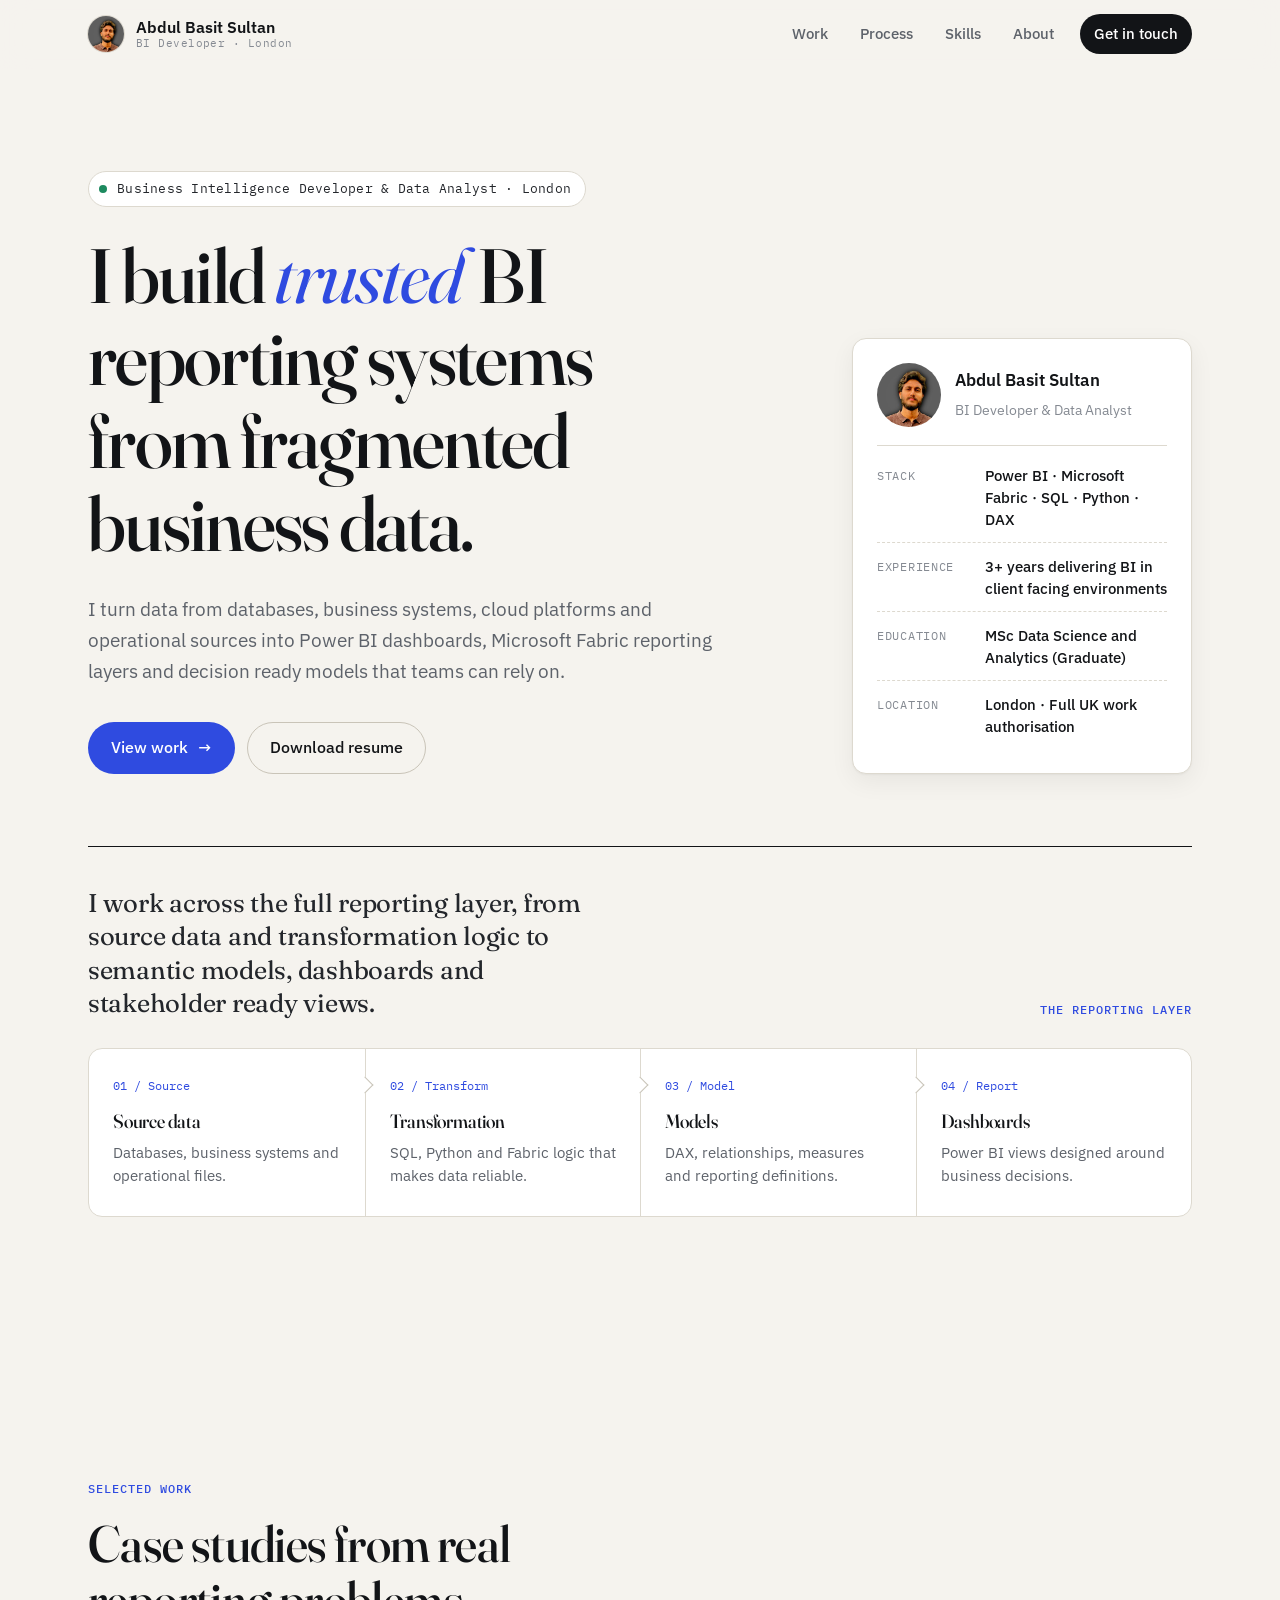
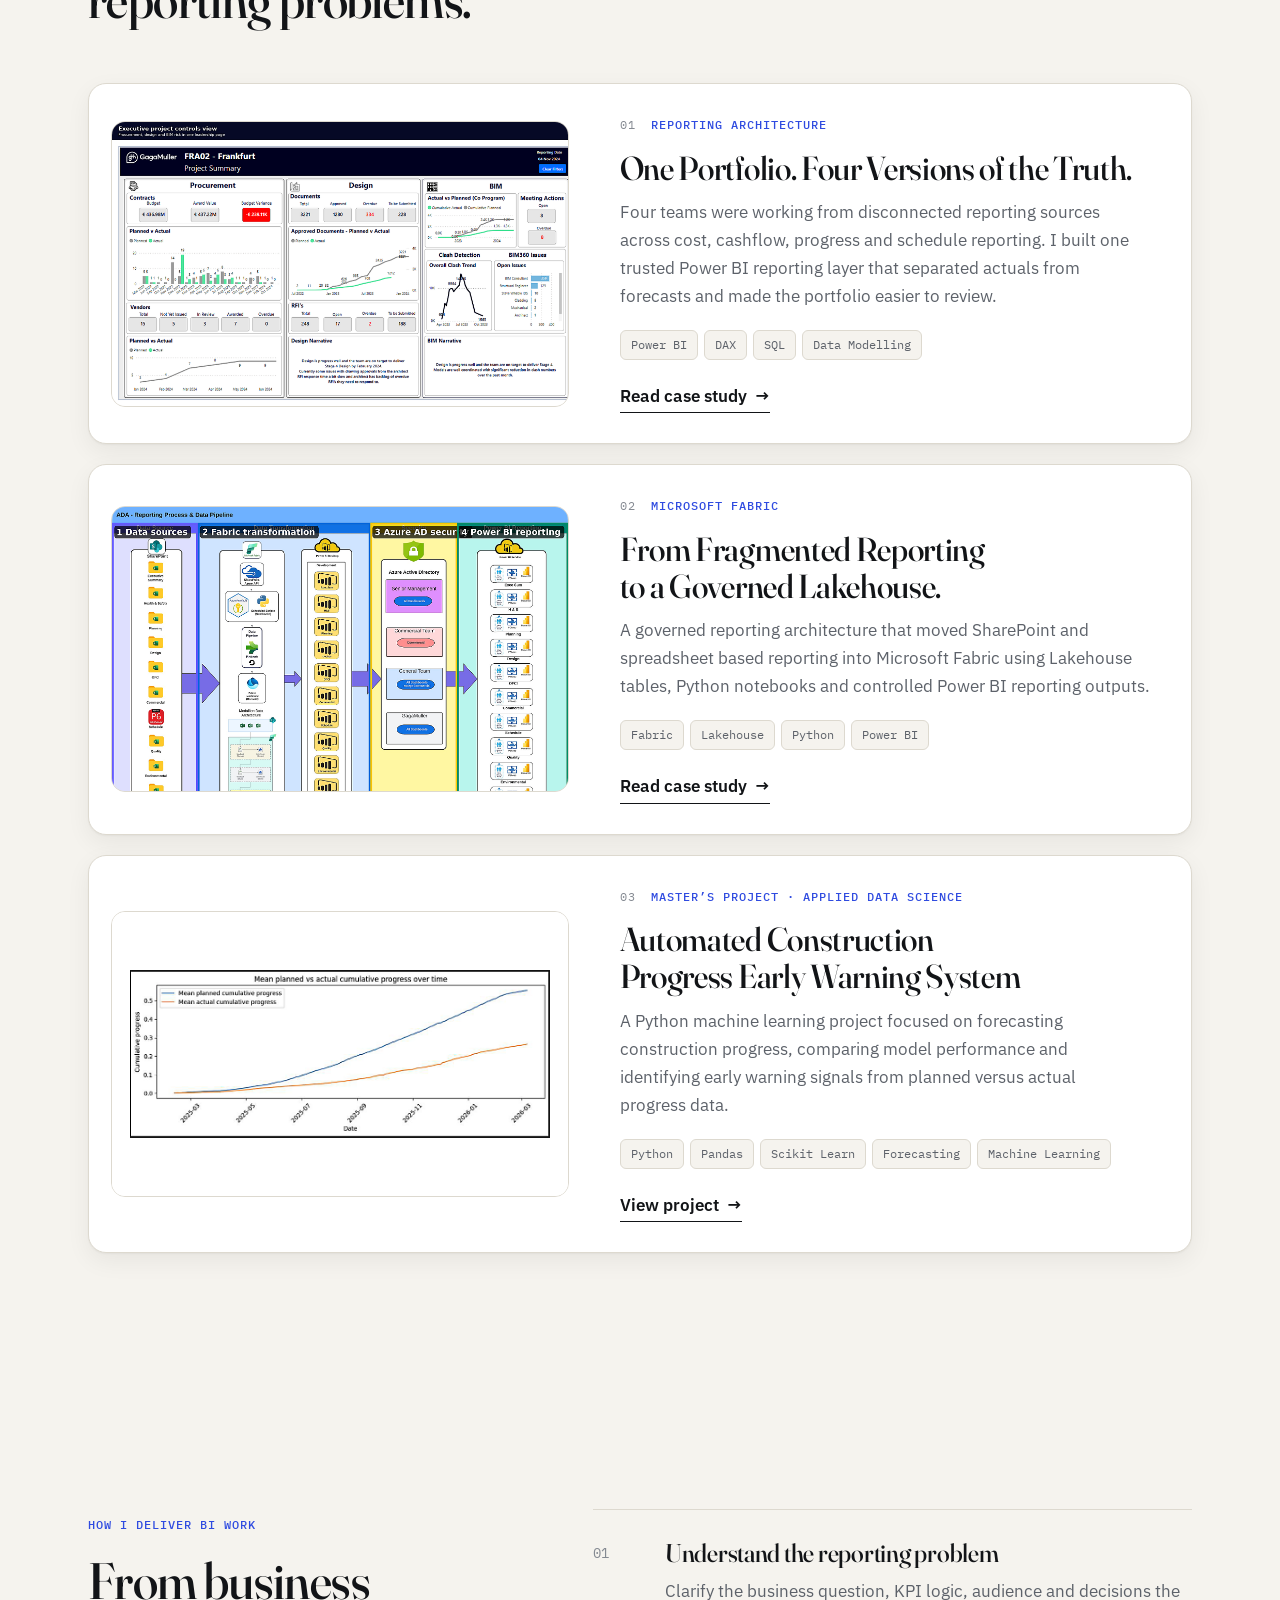
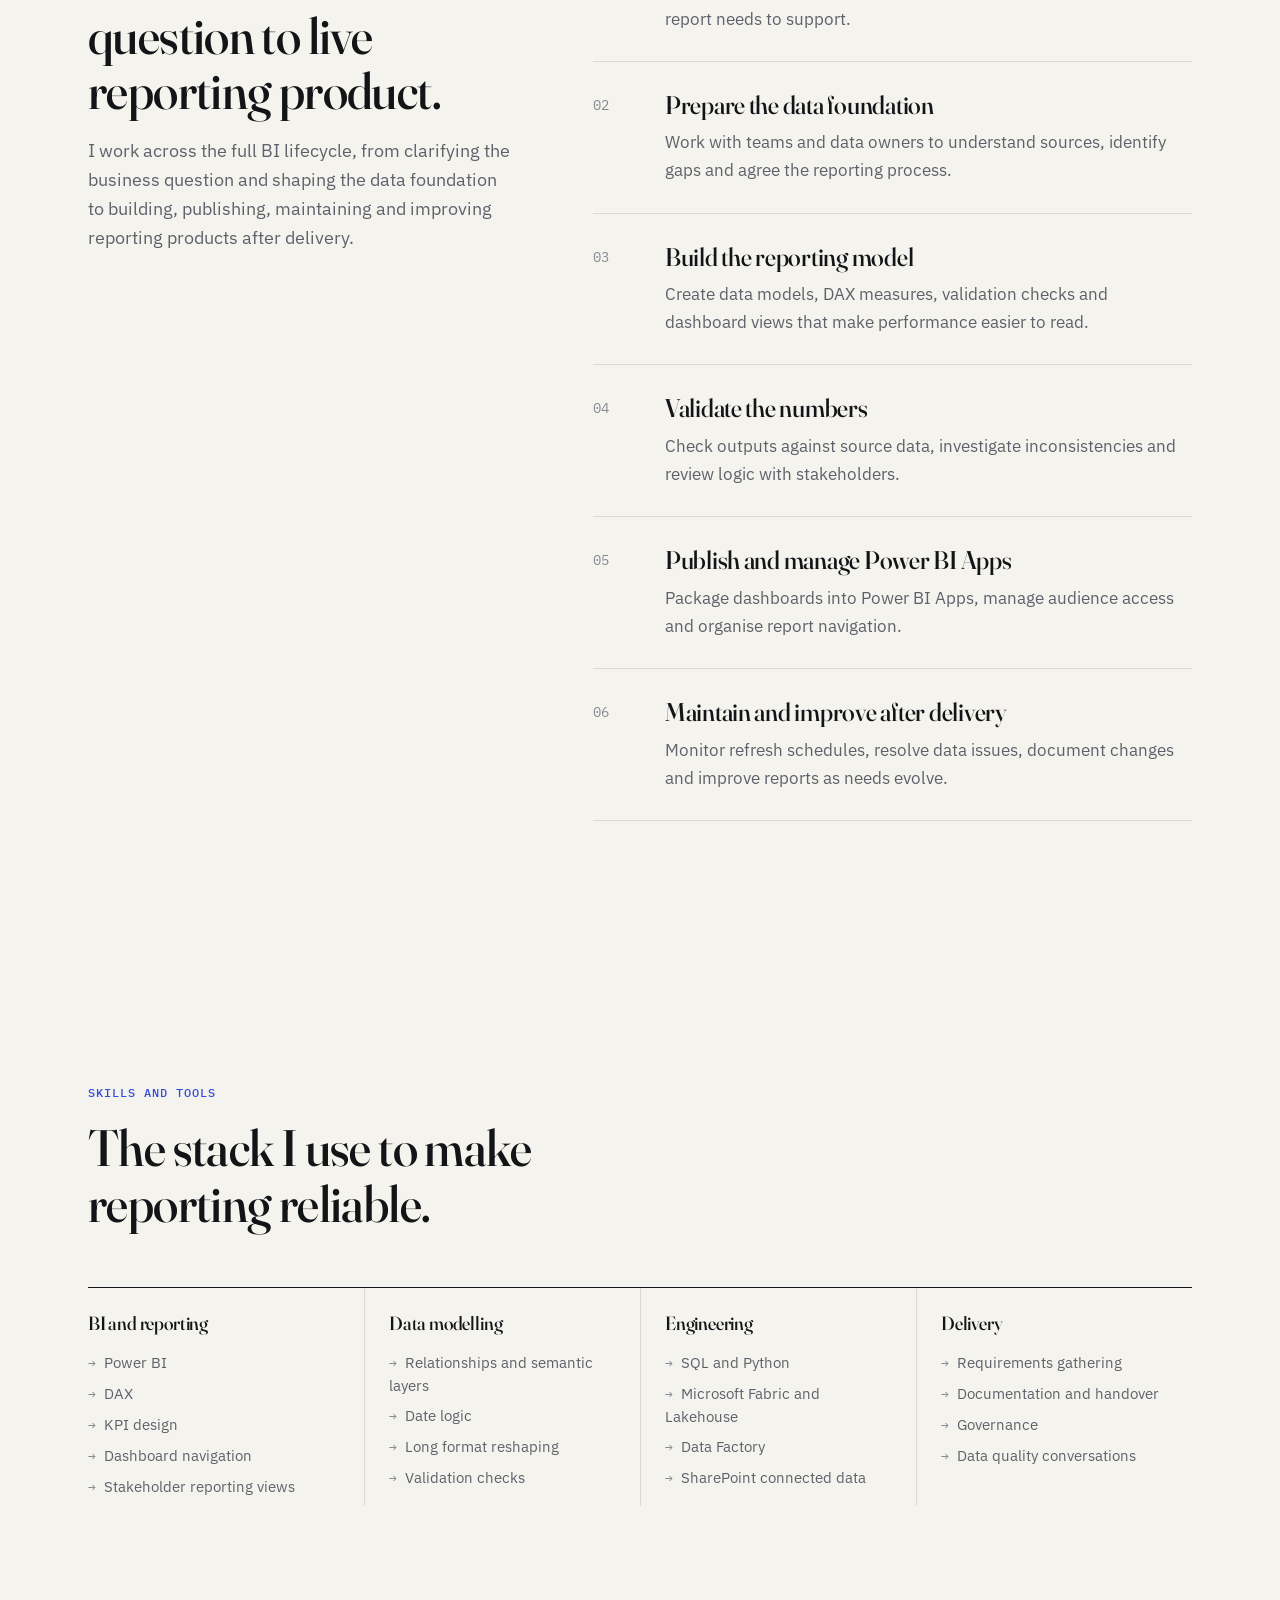
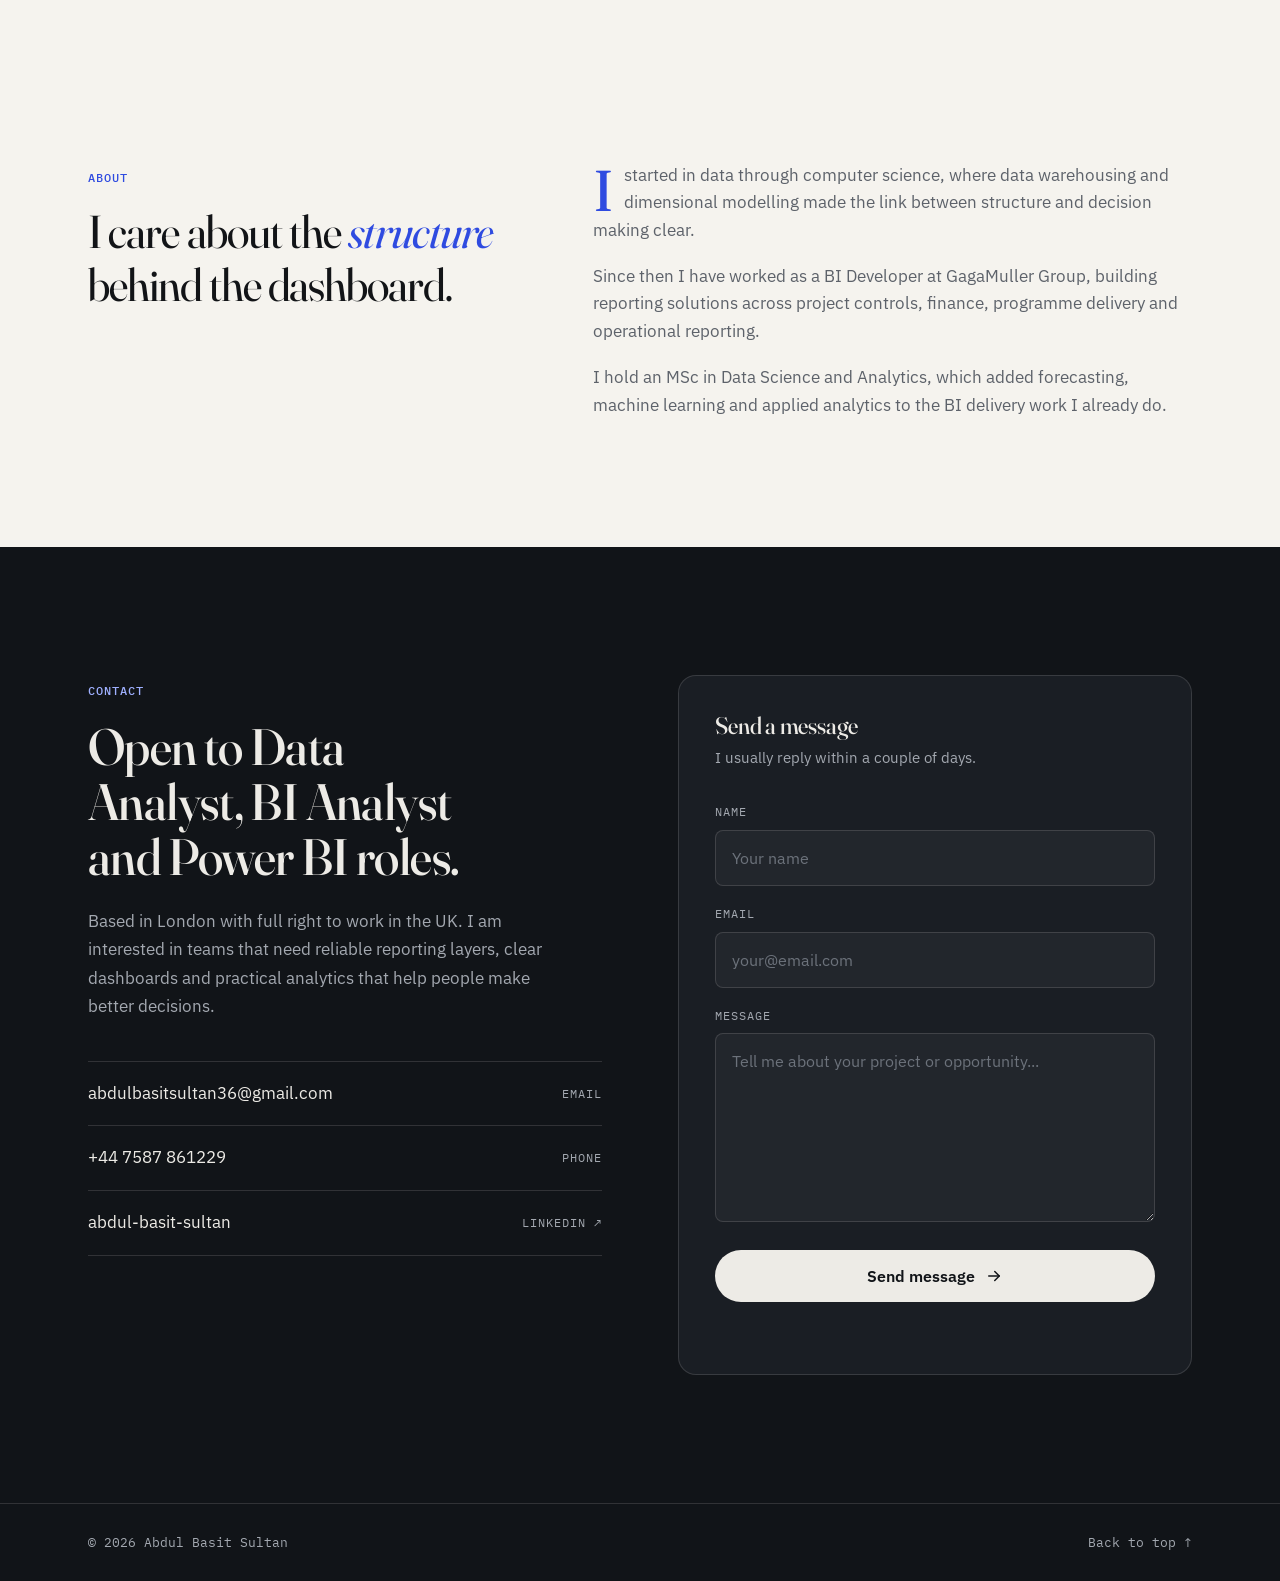
<file: index.html>
<!DOCTYPE html>
<html lang="en">
<head>
<meta charset="UTF-8" />
<meta name="viewport" content="width=device-width, initial-scale=1.0" />
<title>Abdul Basit Sultan | Data and Reporting Analyst</title>
<meta name="description" content="Data and Reporting Analyst in London working across Power BI, SQL, Python and Microsoft Fabric." />
<meta name="theme-color" content="#f5f3ee" />
<link rel="preconnect" href="https://fonts.googleapis.com">
<link rel="preconnect" href="https://fonts.gstatic.com" crossorigin>
<link href="https://fonts.googleapis.com/css2?family=Fraunces:ital,opsz,wght@0,9..144,400..600;1,9..144,400..500&family=IBM+Plex+Mono:wght@400;500&family=IBM+Plex+Sans:wght@400;500;600&display=swap" rel="stylesheet">
<link rel="stylesheet" href="style.css" />
</head>
<body>

<header class="site-header">
  <div class="header-inner">
    <a class="brand" href="#top" aria-label="Abdul Basit Sultan, home">
      <img class="brand-mark" src="assets/images/profile.jpg" alt="" width="36" height="36">
      <span class="brand-text">
        <span class="brand-name">Abdul Basit Sultan</span>
        <span class="brand-role">BI Developer · London</span>
      </span>
    </a>
    <button class="nav-toggle" type="button" aria-expanded="false" aria-controls="site-nav">
      <span class="sr-only">Menu</span>
      <span class="bars" aria-hidden="true"></span>
    </button>
    <nav id="site-nav" class="nav" aria-label="Main navigation">
      <a href="#work">Work</a>
      <a href="#process">Process</a>
      <a href="#skills">Skills</a>
      <a href="#about">About</a>
      <a class="nav-cta" href="#contact">Get in touch</a>
    </nav>
  </div>
</header>

<main id="top">
  <section class="hero section">
    <div class="hero-copy">
      <p class="hero-role"><span class="status-dot" aria-hidden="true"></span>Business Intelligence Developer &amp; Data Analyst · London</p>
      <h1>I build <em>trusted</em> BI reporting systems from fragmented business data.</h1>
      <p class="hero-text">I turn data from databases, business systems, cloud platforms and operational sources into Power BI dashboards, Microsoft Fabric reporting layers and decision ready models that teams can rely on.</p>
      <div class="hero-actions">
        <a class="btn primary" href="#work">View work <span class="arrow" aria-hidden="true">&rarr;</span></a>
        <a class="btn secondary" href="assets/downloads/abdul-basit-sultan-resume.pdf" download>Download resume</a>
      </div>
    </div>

    <aside class="profile-card" aria-label="Professional summary">
      <div class="profile-head">
        <img src="assets/images/profile.jpg" alt="Portrait of Abdul Basit Sultan" width="64" height="64">
        <div>
          <strong>Abdul Basit Sultan</strong>
          <span>BI Developer &amp; Data Analyst</span>
        </div>
      </div>
      <dl class="spec-list">
        <div><dt>Stack</dt><dd>Power BI · Microsoft Fabric · SQL · Python · DAX</dd></div>
        <div><dt>Experience</dt><dd>3+ years delivering BI in client facing environments</dd></div>
        <div><dt>Education</dt><dd>MSc Data Science and Analytics (Graduate)</dd></div>
        <div><dt>Location</dt><dd>London · Full UK work authorisation</dd></div>
      </dl>
    </aside>
  </section>

  <section class="pipeline section" aria-labelledby="pipeline-title">
    <div class="pipeline-intro">
      <p id="pipeline-title">I work across the full reporting layer, from source data and transformation logic to semantic models, dashboards and stakeholder ready views.</p>
      <p class="eyebrow">The reporting layer</p>
    </div>
    <ol class="pipeline-steps">
      <li><span class="step-index">01 / Source</span><h3>Source data</h3><p>Databases, business systems and operational files.</p></li>
      <li><span class="step-index">02 / Transform</span><h3>Transformation</h3><p>SQL, Python and Fabric logic that makes data reliable.</p></li>
      <li><span class="step-index">03 / Model</span><h3>Models</h3><p>DAX, relationships, measures and reporting definitions.</p></li>
      <li><span class="step-index">04 / Report</span><h3>Dashboards</h3><p>Power BI views designed around business decisions.</p></li>
    </ol>
  </section>

  <section id="work" class="section">
    <div class="section-heading">
      <p class="eyebrow">Selected work</p>
      <h2>Case studies from real reporting problems.</h2>
    </div>

    <div class="work-list">
      <a class="work-item" href="projects/one-portfolio-four-versions-of-the-truth.html" aria-label="Read case study: One Portfolio. Four Versions of the Truth.">
        <div class="work-thumb">
          <img src="assets/images/case-study/project-summary-dashboard.png" alt="" loading="lazy">
        </div>
        <div class="work-body">
          <p class="work-meta"><span class="idx">01</span><span class="category">Reporting Architecture</span></p>
          <h3>One Portfolio. Four Versions of the Truth.</h3>
          <p>Four teams were working from disconnected reporting sources across cost, cashflow, progress and schedule reporting. I built one trusted Power BI reporting layer that separated actuals from forecasts and made the portfolio easier to review.</p>
          <ul class="tag-row"><li>Power BI</li><li>DAX</li><li>SQL</li><li>Data Modelling</li></ul>
          <span class="card-action">Read case study <span aria-hidden="true">&rarr;</span></span>
        </div>
      </a>

      <a class="work-item" href="projects/designing-a-governed-fabric-reporting-layer.html" aria-label="Read case study: From Fragmented Reporting to a Governed Lakehouse.">
        <div class="work-thumb">
          <img src="assets/images/fabric/ada-source-01.png" alt="" loading="lazy">
        </div>
        <div class="work-body">
          <p class="work-meta"><span class="idx">02</span><span class="category">Microsoft Fabric</span></p>
          <h3>From Fragmented Reporting to a Governed Lakehouse.</h3>
          <p>A governed reporting architecture that moved SharePoint and spreadsheet based reporting into Microsoft Fabric using Lakehouse tables, Python notebooks and controlled Power BI reporting outputs.</p>
          <ul class="tag-row"><li>Fabric</li><li>Lakehouse</li><li>Python</li><li>Power BI</li></ul>
          <span class="card-action">Read case study <span aria-hidden="true">&rarr;</span></span>
        </div>
      </a>

      <a id="masters" class="work-item" href="projects/automated-construction-progress-early-warning-system.html" aria-label="View project: Automated Construction Progress Early Warning System">
        <div class="work-thumb fit-contain">
          <img src="assets/images/msc/progress-gap.png" alt="" loading="lazy">
        </div>
        <div class="work-body">
          <p class="work-meta"><span class="idx">03</span><span class="category">Master&rsquo;s Project · Applied Data Science</span></p>
          <h3>Automated Construction Progress Early Warning System</h3>
          <p>A Python machine learning project focused on forecasting construction progress, comparing model performance and identifying early warning signals from planned versus actual progress data.</p>
          <ul class="tag-row"><li>Python</li><li>Pandas</li><li>Scikit Learn</li><li>Forecasting</li><li>Machine Learning</li></ul>
          <span class="card-action">View project <span aria-hidden="true">&rarr;</span></span>
        </div>
      </a>
    </div>
  </section>

  <section id="process" class="section split">
    <div class="section-heading">
      <p class="eyebrow">How I deliver BI work</p>
      <h2>From business question to live reporting product.</h2>
      <p>I work across the full BI lifecycle, from clarifying the business question and shaping the data foundation to building, publishing, maintaining and improving reporting products after delivery.</p>
    </div>
    <ol class="process-list">
      <li><span class="num">01</span><div><h3>Understand the reporting problem</h3><p>Clarify the business question, KPI logic, audience and decisions the report needs to support.</p></div></li>
      <li><span class="num">02</span><div><h3>Prepare the data foundation</h3><p>Work with teams and data owners to understand sources, identify gaps and agree the reporting process.</p></div></li>
      <li><span class="num">03</span><div><h3>Build the reporting model</h3><p>Create data models, DAX measures, validation checks and dashboard views that make performance easier to read.</p></div></li>
      <li><span class="num">04</span><div><h3>Validate the numbers</h3><p>Check outputs against source data, investigate inconsistencies and review logic with stakeholders.</p></div></li>
      <li><span class="num">05</span><div><h3>Publish and manage Power BI Apps</h3><p>Package dashboards into Power BI Apps, manage audience access and organise report navigation.</p></div></li>
      <li><span class="num">06</span><div><h3>Maintain and improve after delivery</h3><p>Monitor refresh schedules, resolve data issues, document changes and improve reports as needs evolve.</p></div></li>
    </ol>
  </section>

  <section id="skills" class="section">
    <div class="section-heading">
      <p class="eyebrow">Skills and tools</p>
      <h2>The stack I use to make reporting reliable.</h2>
    </div>
    <div class="skills-grid">
      <div>
        <h3>BI and reporting</h3>
        <ul><li>Power BI</li><li>DAX</li><li>KPI design</li><li>Dashboard navigation</li><li>Stakeholder reporting views</li></ul>
      </div>
      <div>
        <h3>Data modelling</h3>
        <ul><li>Relationships and semantic layers</li><li>Date logic</li><li>Long format reshaping</li><li>Validation checks</li></ul>
      </div>
      <div>
        <h3>Engineering</h3>
        <ul><li>SQL and Python</li><li>Microsoft Fabric and Lakehouse</li><li>Data Factory</li><li>SharePoint connected data</li></ul>
      </div>
      <div>
        <h3>Delivery</h3>
        <ul><li>Requirements gathering</li><li>Documentation and handover</li><li>Governance</li><li>Data quality conversations</li></ul>
      </div>
    </div>
  </section>

  <section id="about" class="section split">
    <div class="section-heading">
      <p class="eyebrow">About</p>
      <h2 class="about-quote">I care about the <em>structure</em> behind the dashboard.</h2>
    </div>
    <div class="about-copy">
      <p>I started in data through computer science, where data warehousing and dimensional modelling made the link between structure and decision making clear.</p>
      <p>Since then I have worked as a BI Developer at GagaMuller Group, building reporting solutions across project controls, finance, programme delivery and operational reporting.</p>
      <p>I hold an MSc in Data Science and Analytics, which added forecasting, machine learning and applied analytics to the BI delivery work I already do.</p>
    </div>
  </section>

  <div class="band">
    <section id="contact" class="section contact-section">
      <div>
        <p class="eyebrow">Contact</p>
        <h2>Open to Data Analyst, BI Analyst and Power BI roles.</h2>
        <p>Based in London with full right to work in the UK. I am interested in teams that need reliable reporting layers, clear dashboards and practical analytics that help people make better decisions.</p>
        <div class="contact-links">
          <a href="mailto:abdulbasitsultan36@gmail.com">abdulbasitsultan36@gmail.com <span>Email</span></a>
          <a href="tel:+447587861229">+44 7587 861229 <span>Phone</span></a>
          <a href="https://www.linkedin.com/in/abdul-basit-sultan/" target="_blank" rel="noopener">abdul-basit-sultan <span>LinkedIn &nearr;</span></a>
        </div>
      </div>

      <form class="contact-form" name="contact" method="POST" data-netlify="true" netlify-honeypot="bot-field">
        <input type="hidden" name="form-name" value="contact">
        <p class="hidden-field">
          <label>Do not fill this out <input name="bot-field"></label>
        </p>
        <div class="form-title">
          <h3>Send a message</h3>
          <p>I usually reply within a couple of days.</p>
        </div>
        <label for="contact-name">Name</label>
        <input id="contact-name" name="name" type="text" placeholder="Your name" autocomplete="name" required>

        <label for="contact-email">Email</label>
        <input id="contact-email" name="email" type="email" placeholder="your@email.com" autocomplete="email" required>

        <label for="contact-message">Message</label>
        <textarea id="contact-message" name="message" rows="6" placeholder="Tell me about your project or opportunity..." required></textarea>

        <button type="submit">
          Send message
          <svg viewBox="0 0 24 24" aria-hidden="true"><path d="M5 12h14"></path><path d="M13 6l6 6-6 6"></path></svg>
        </button>
        <p class="form-status" aria-live="polite"></p>
      </form>
    </section>
  </div>
</main>

<footer class="footer">
  <div class="footer-inner">
    <p>&copy; <span id="year"></span> Abdul Basit Sultan</p>
    <p><a href="#top">Back to top &uarr;</a></p>
  </div>
</footer>

<script src="assets/js/site.js" defer></script>
</body>
</html>
</file>
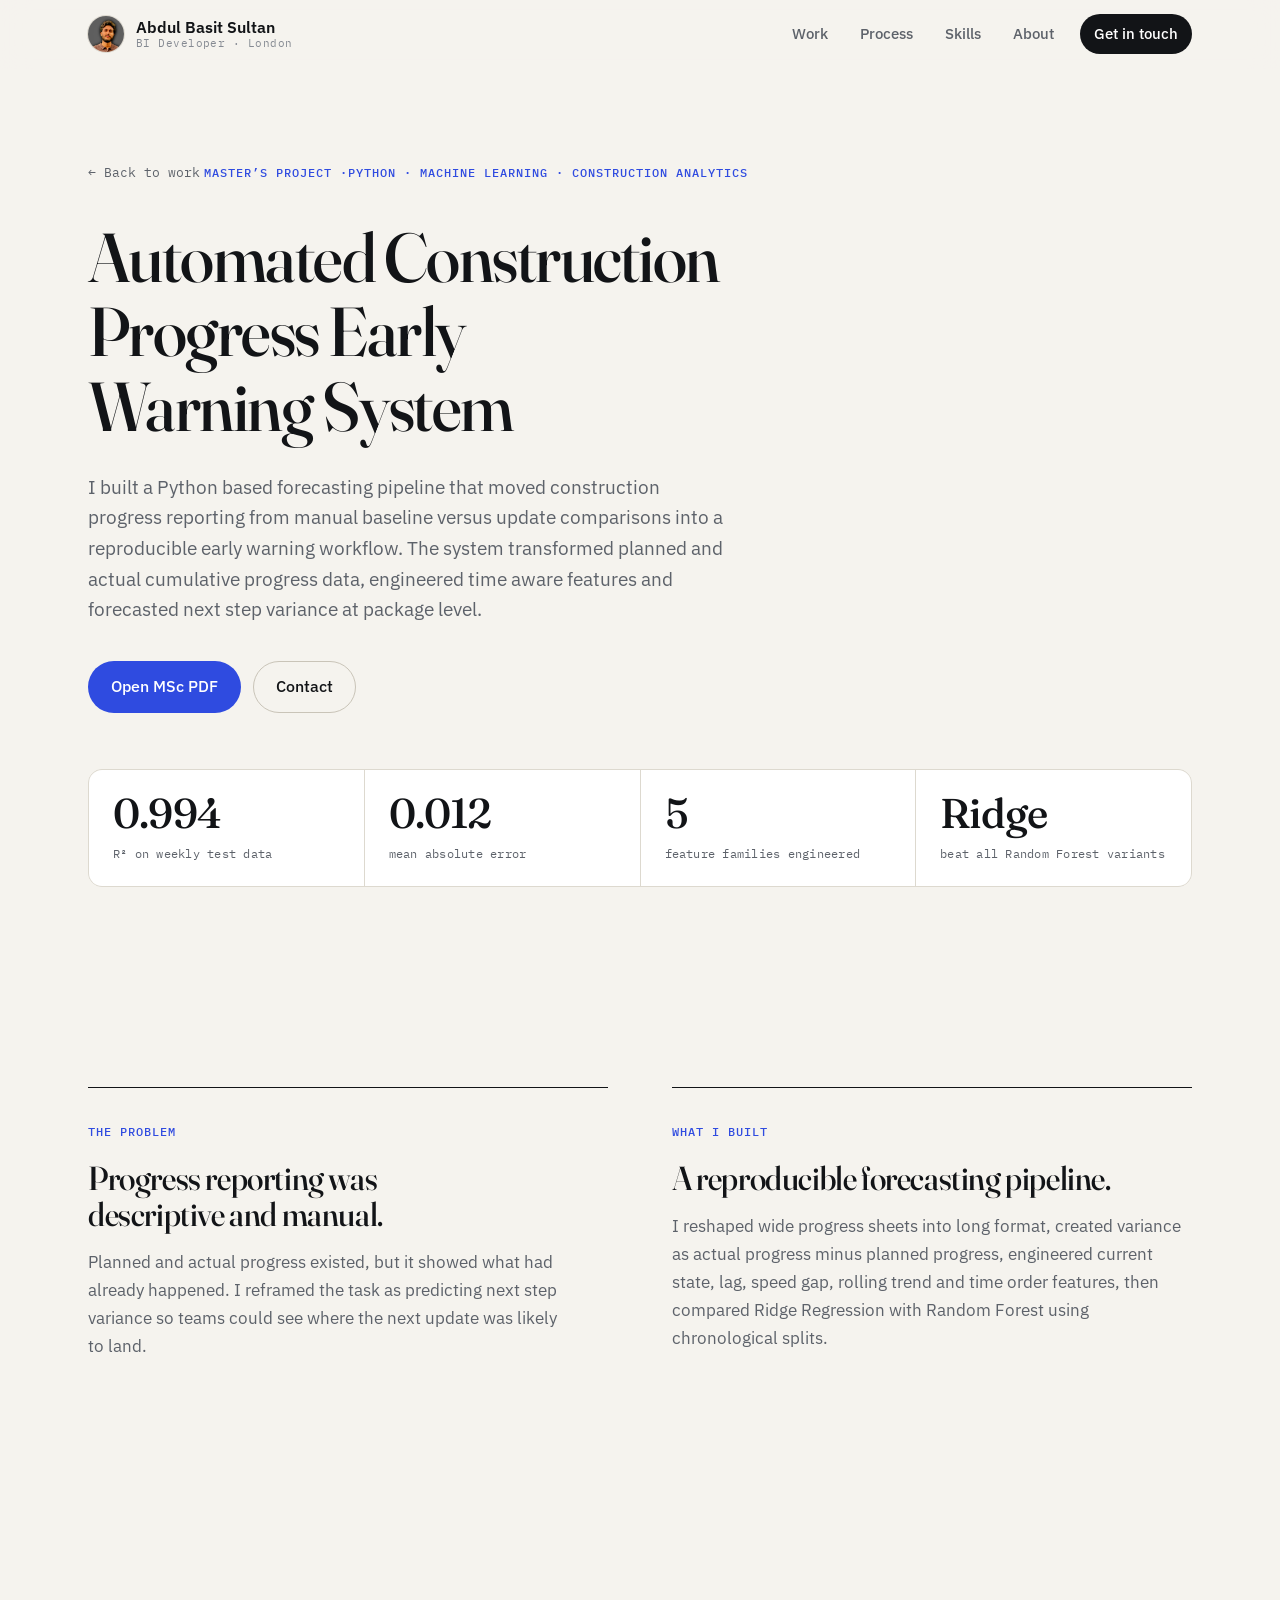
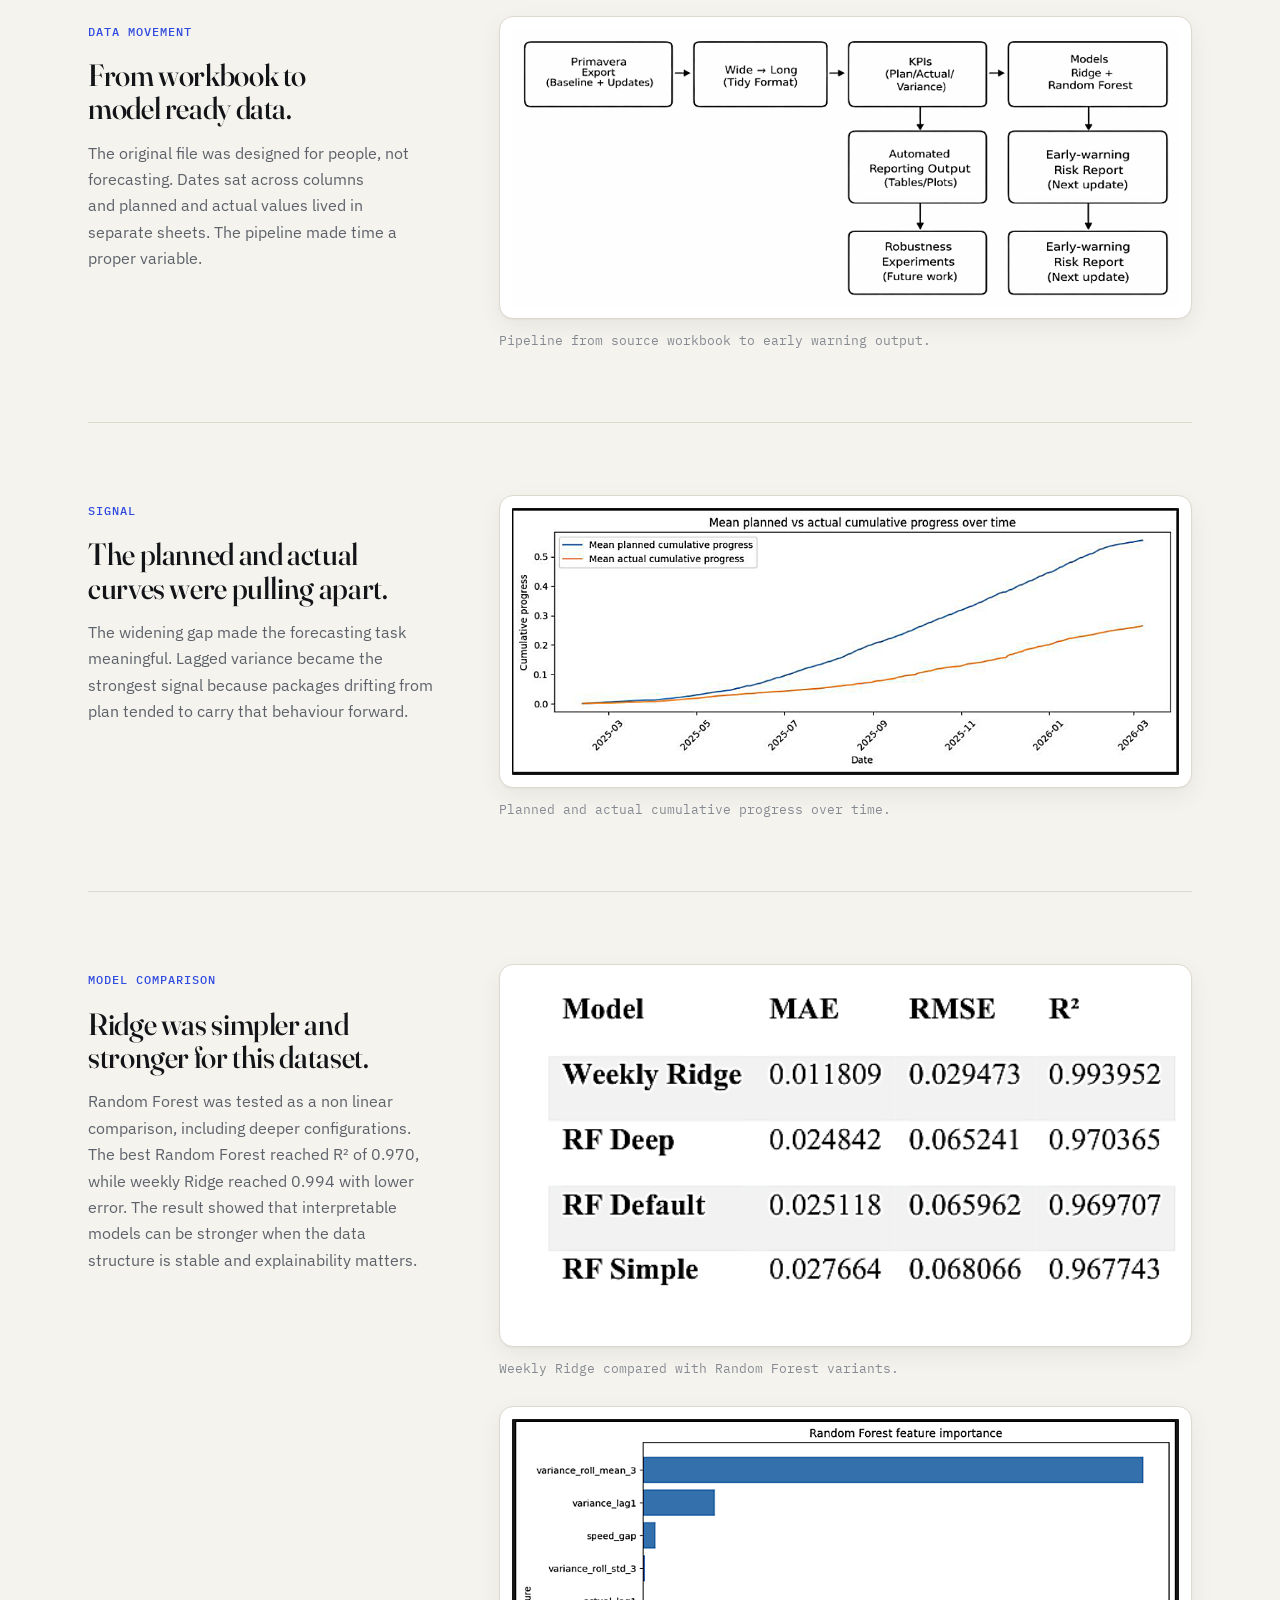
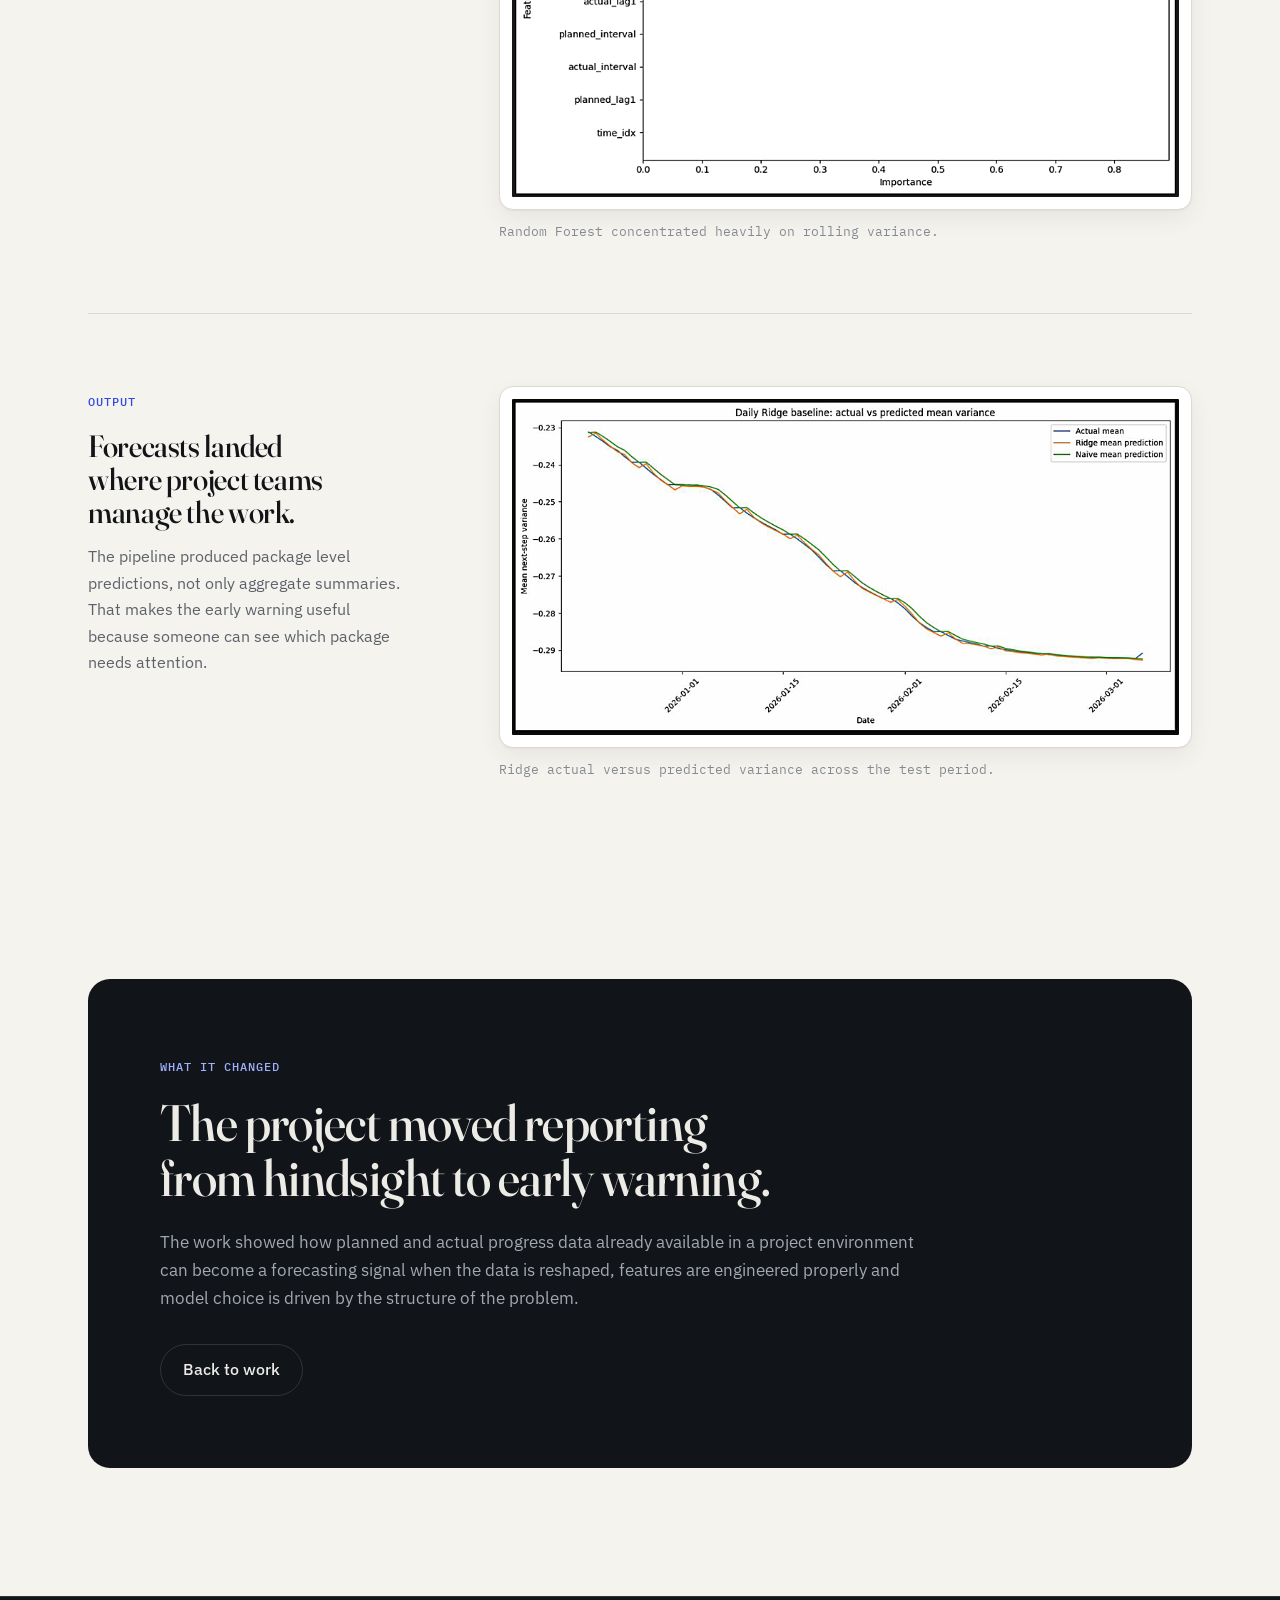
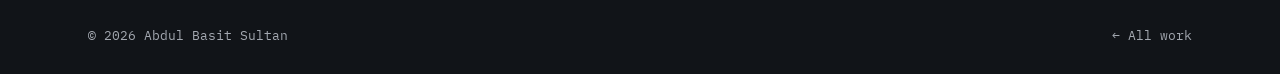
<file: projects/automated-construction-progress-early-warning-system.html>
<!DOCTYPE html>
<html lang="en">
<head>
<meta charset="UTF-8" />
<meta name="viewport" content="width=device-width, initial-scale=1.0" />
<title>Automated Construction Progress Early Warning System | Abdul Basit Sultan</title>
<meta name="description" content="Master's project using Python, Ridge Regression and Random Forest to forecast construction progress variance." />
<link rel="preconnect" href="https://fonts.googleapis.com">
<link rel="preconnect" href="https://fonts.gstatic.com" crossorigin>
<link href="https://fonts.googleapis.com/css2?family=Fraunces:ital,opsz,wght@0,9..144,400..600;1,9..144,400..500&family=IBM+Plex+Mono:wght@400;500&family=IBM+Plex+Sans:wght@400;500;600&display=swap" rel="stylesheet">
<meta name="theme-color" content="#f5f3ee" />
<link rel="stylesheet" href="../style.css" />
</head>
<body>
<header class="site-header">
  <div class="header-inner">
    <a class="brand" href="../index.html" aria-label="Abdul Basit Sultan, home">
      <img class="brand-mark" src="../assets/images/profile.jpg" alt="" width="36" height="36">
      <span class="brand-text">
        <span class="brand-name">Abdul Basit Sultan</span>
        <span class="brand-role">BI Developer · London</span>
      </span>
    </a>
    <button class="nav-toggle" type="button" aria-expanded="false" aria-controls="site-nav">
      <span class="sr-only">Menu</span>
      <span class="bars" aria-hidden="true"></span>
    </button>
    <nav id="site-nav" class="nav" aria-label="Main navigation">
      <a href="../index.html#work">Work</a>
      <a href="../index.html#process">Process</a>
      <a href="../index.html#skills">Skills</a>
      <a href="../index.html#about">About</a>
      <a class="nav-cta" href="../index.html#contact">Get in touch</a>
    </nav>
  </div>
</header>

<main>
  <section class="project-hero section">
    <a class="back-link" href="../index.html#work"><span aria-hidden="true">&larr;</span> Back to work</a>
    <p class="eyebrow">Master&rsquo;s Project ·Python · Machine Learning · Construction Analytics</p>
    <h1>Automated Construction Progress Early Warning System</h1>
    <p class="project-summary">I built a Python based forecasting pipeline that moved construction progress reporting from manual baseline versus update comparisons into a reproducible early warning workflow. The system transformed planned and actual cumulative progress data, engineered time aware features and forecasted next step variance at package level.</p>
    <div class="project-actions">
      <a class="btn primary" href="../assets/downloads/msc-early-warning-system.pdf" target="_blank" rel="noopener">Open MSc PDF</a>
      <a class="btn secondary" href="../index.html#contact">Contact</a>
    </div>
    <div class="project-metrics">
      <div class="kpi"><strong>0.994</strong><span>R² on weekly test data</span></div>
      <div class="kpi"><strong>0.012</strong><span>mean absolute error</span></div>
      <div class="kpi"><strong>5</strong><span>feature families engineered</span></div>
      <div class="kpi"><strong>Ridge</strong><span>beat all Random Forest variants</span></div>
    </div>
  </section>

  <section class="section article-grid">
    <article>
      <p class="eyebrow">The Problem</p>
      <h2>Progress reporting was descriptive and manual.</h2>
      <p>Planned and actual progress existed, but it showed what had already happened. I reframed the task as predicting next step variance so teams could see where the next update was likely to land.</p>
    </article>
    <article>
      <p class="eyebrow">What I Built</p>
      <h2>A reproducible forecasting pipeline.</h2>
      <p>I reshaped wide progress sheets into long format, created variance as actual progress minus planned progress, engineered current state, lag, speed gap, rolling trend and time order features, then compared Ridge Regression with Random Forest using chronological splits.</p>
    </article>
  </section>

  <section class="section visual-list">
    <article class="visual-block">
      <div>
        <p class="eyebrow">Data Movement</p>
        <h2>From workbook to model ready data.</h2>
        <p>The original file was designed for people, not forecasting. Dates sat across columns and planned and actual values lived in separate sheets. The pipeline made time a proper variable.</p>
      </div>
      <figure><img src="../assets/images/msc/python-pipeline.png" alt="Python forecasting pipeline"><figcaption>Pipeline from source workbook to early warning output.</figcaption></figure>
    </article>

    <article class="visual-block">
      <div>
        <p class="eyebrow">Signal</p>
        <h2>The planned and actual curves were pulling apart.</h2>
        <p>The widening gap made the forecasting task meaningful. Lagged variance became the strongest signal because packages drifting from plan tended to carry that behaviour forward.</p>
      </div>
      <figure><img src="../assets/images/msc/progress-gap.png" alt="Planned versus actual cumulative progress"><figcaption>Planned and actual cumulative progress over time.</figcaption></figure>
    </article>

    <article class="visual-block">
      <div>
        <p class="eyebrow">Model Comparison</p>
        <h2>Ridge was simpler and stronger for this dataset.</h2>
        <p>Random Forest was tested as a non linear comparison, including deeper configurations. The best Random Forest reached R² of 0.970, while weekly Ridge reached 0.994 with lower error. The result showed that interpretable models can be stronger when the data structure is stable and explainability matters.</p>
      </div>
      <div class="image-grid two">
        <figure><img src="../assets/images/msc/model-comparison.png" alt="Weekly model comparison metrics"><figcaption>Weekly Ridge compared with Random Forest variants.</figcaption></figure>
        <figure><img src="../assets/images/msc/rf-importance.png" alt="Random Forest feature importance"><figcaption>Random Forest concentrated heavily on rolling variance.</figcaption></figure>
      </div>
    </article>

    <article class="visual-block">
      <div>
        <p class="eyebrow">Output</p>
        <h2>Forecasts landed where project teams manage the work.</h2>
        <p>The pipeline produced package level predictions, not only aggregate summaries. That makes the early warning useful because someone can see which package needs attention.</p>
      </div>
      <figure><img src="../assets/images/msc/ridge-baseline.png" alt="Ridge actual versus predicted comparison"><figcaption>Ridge actual versus predicted variance across the test period.</figcaption></figure>
    </article>
  </section>

  <div class="outcome-wrap"><section class="outcome-panel">
    <p class="eyebrow">What It Changed</p>
    <h2>The project moved reporting from hindsight to early warning.</h2>
    <p>The work showed how planned and actual progress data already available in a project environment can become a forecasting signal when the data is reshaped, features are engineered properly and model choice is driven by the structure of the problem.</p>
    <a class="btn secondary" href="../index.html#work">Back to work</a>
  </section></div>
</main>
<footer class="footer">
  <div class="footer-inner">
    <p>&copy; <span id="year"></span> Abdul Basit Sultan</p>
    <p><a href="../index.html#work">&larr; All work</a></p>
  </div>
</footer>

<script src="../assets/js/site.js" defer></script>
</body>
</html>
</file>
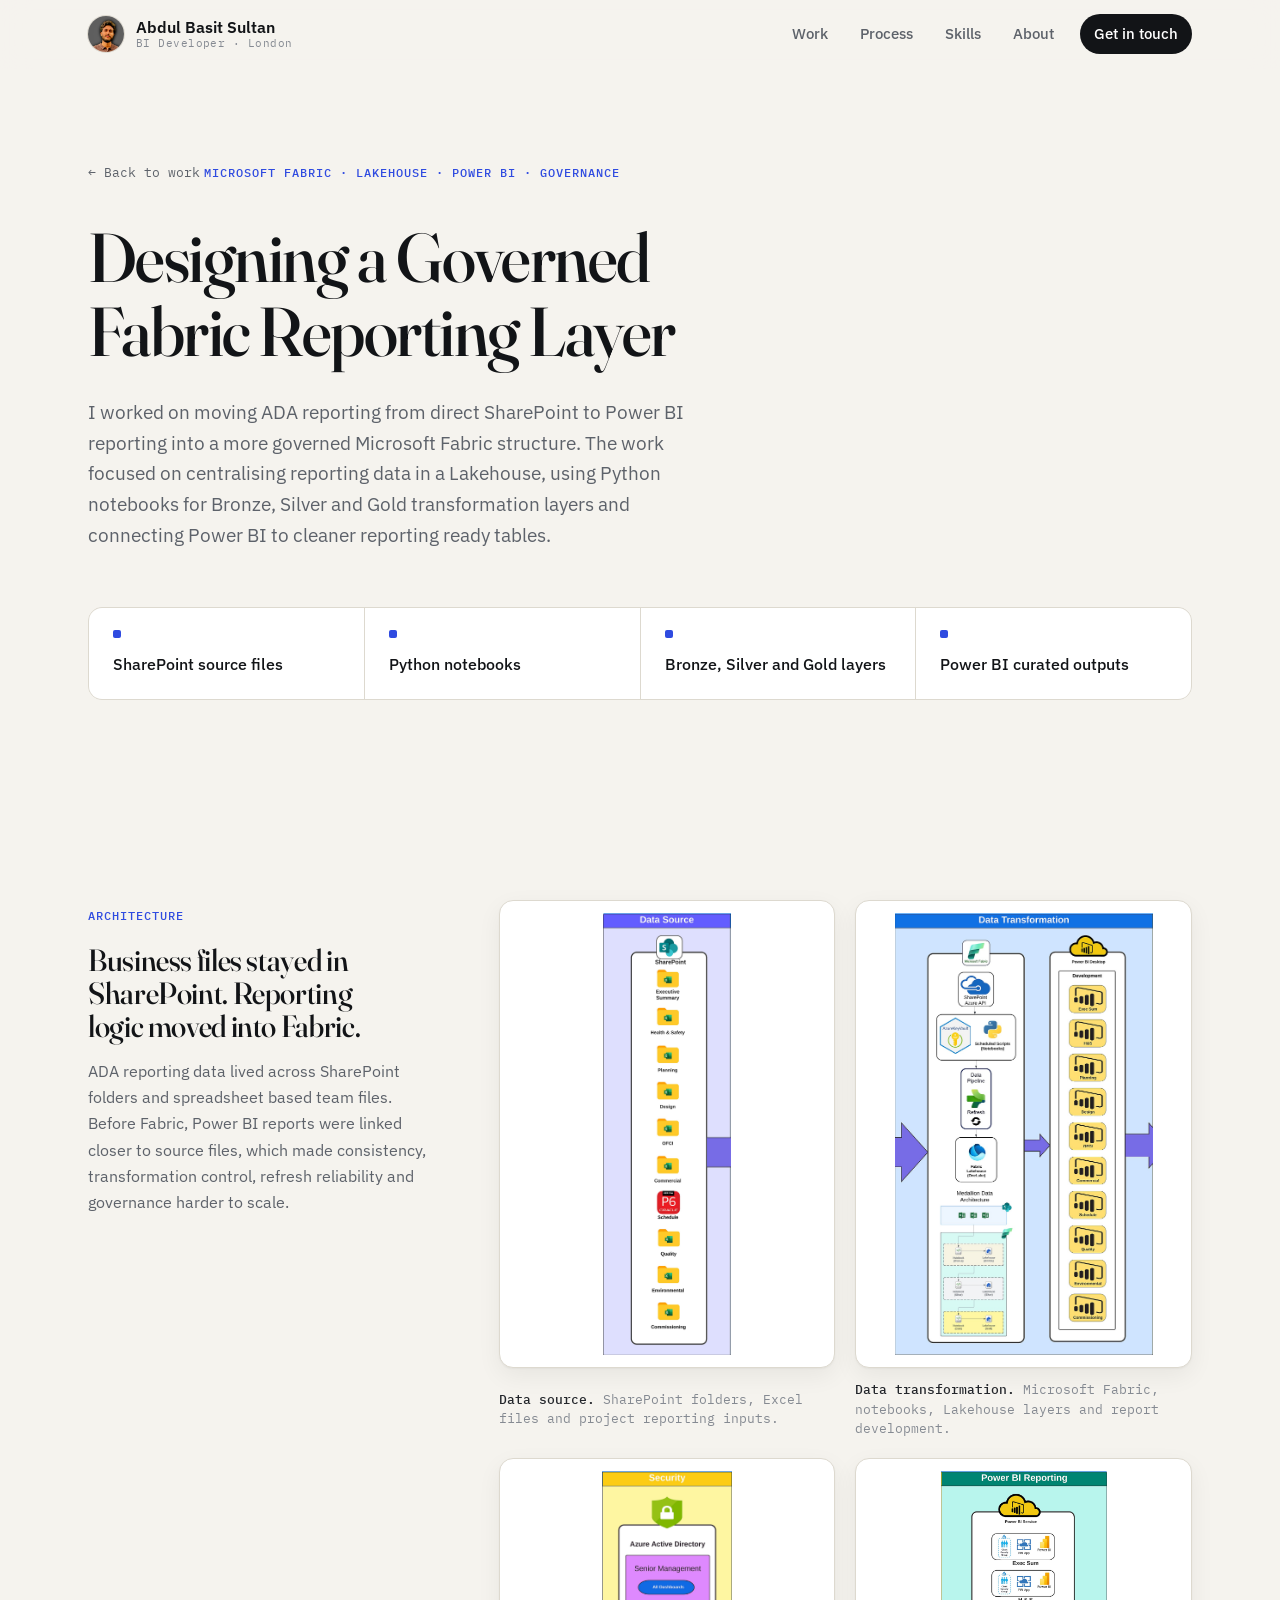
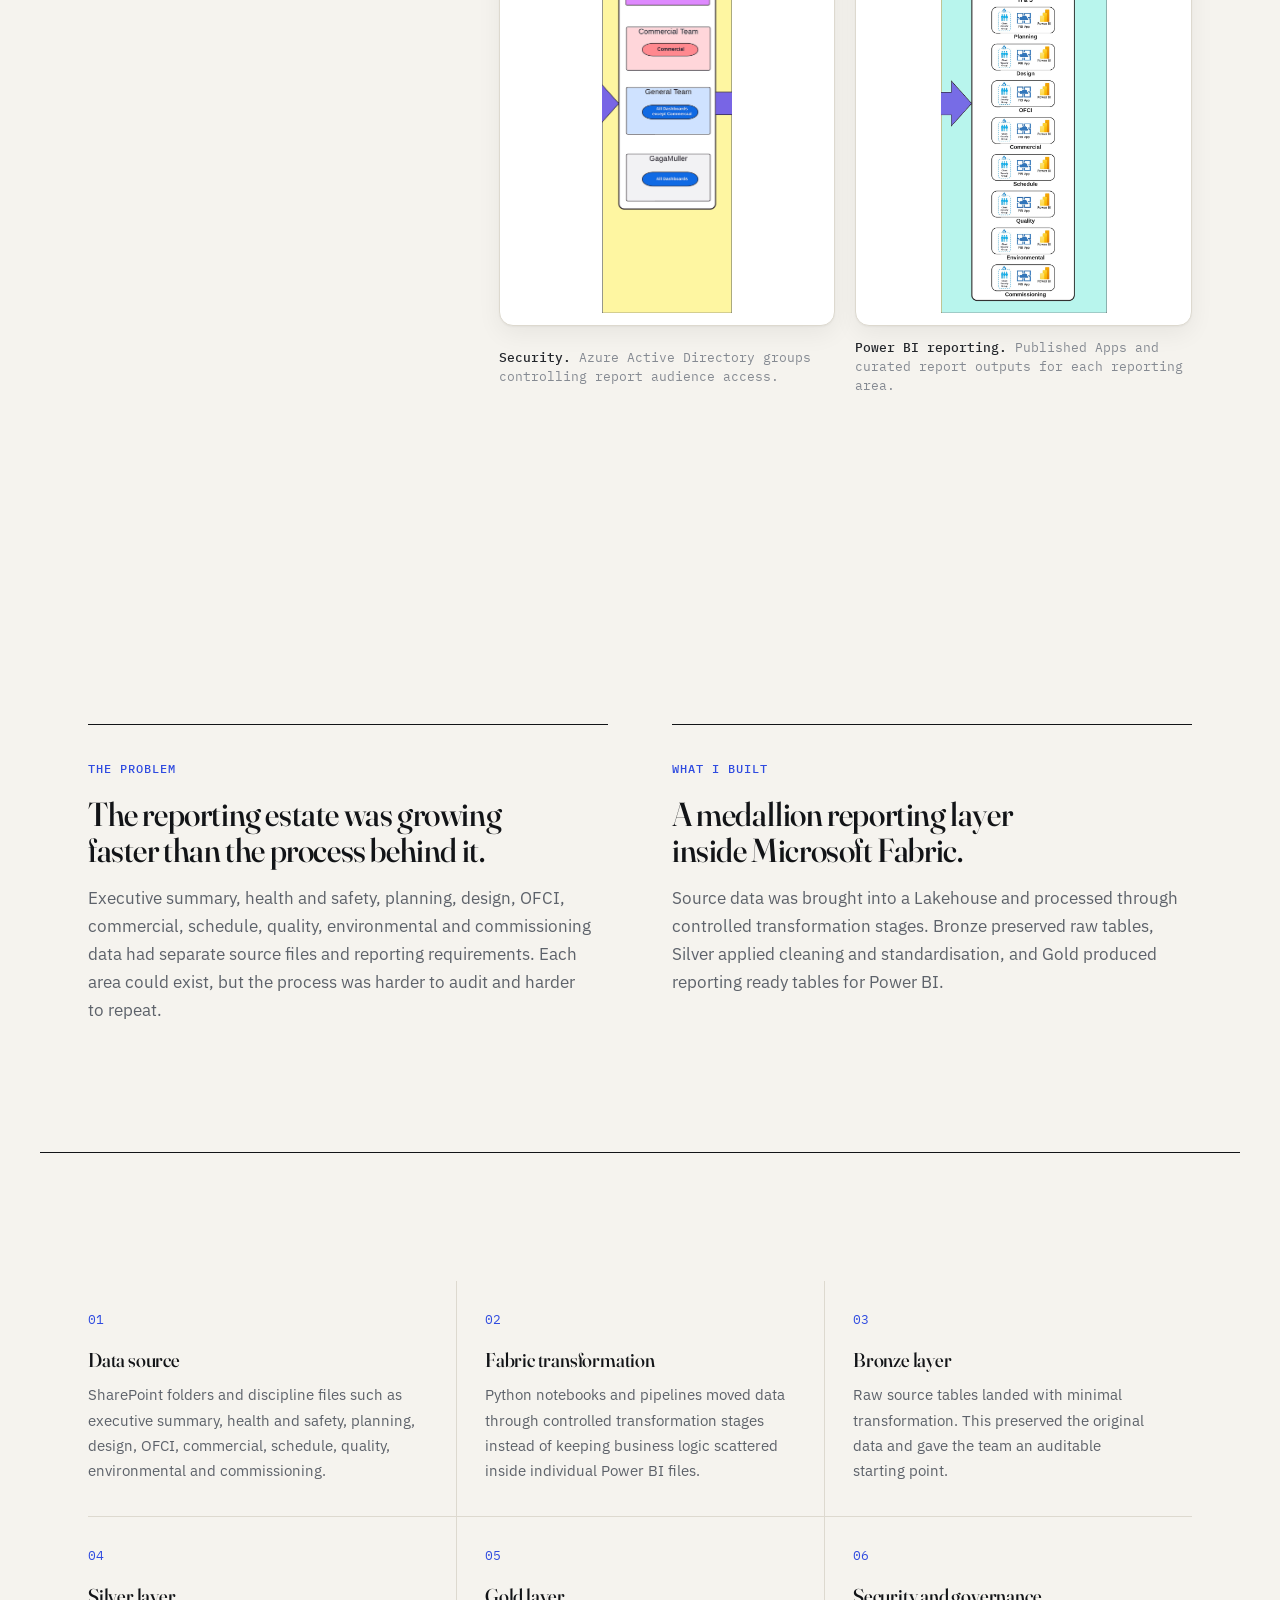
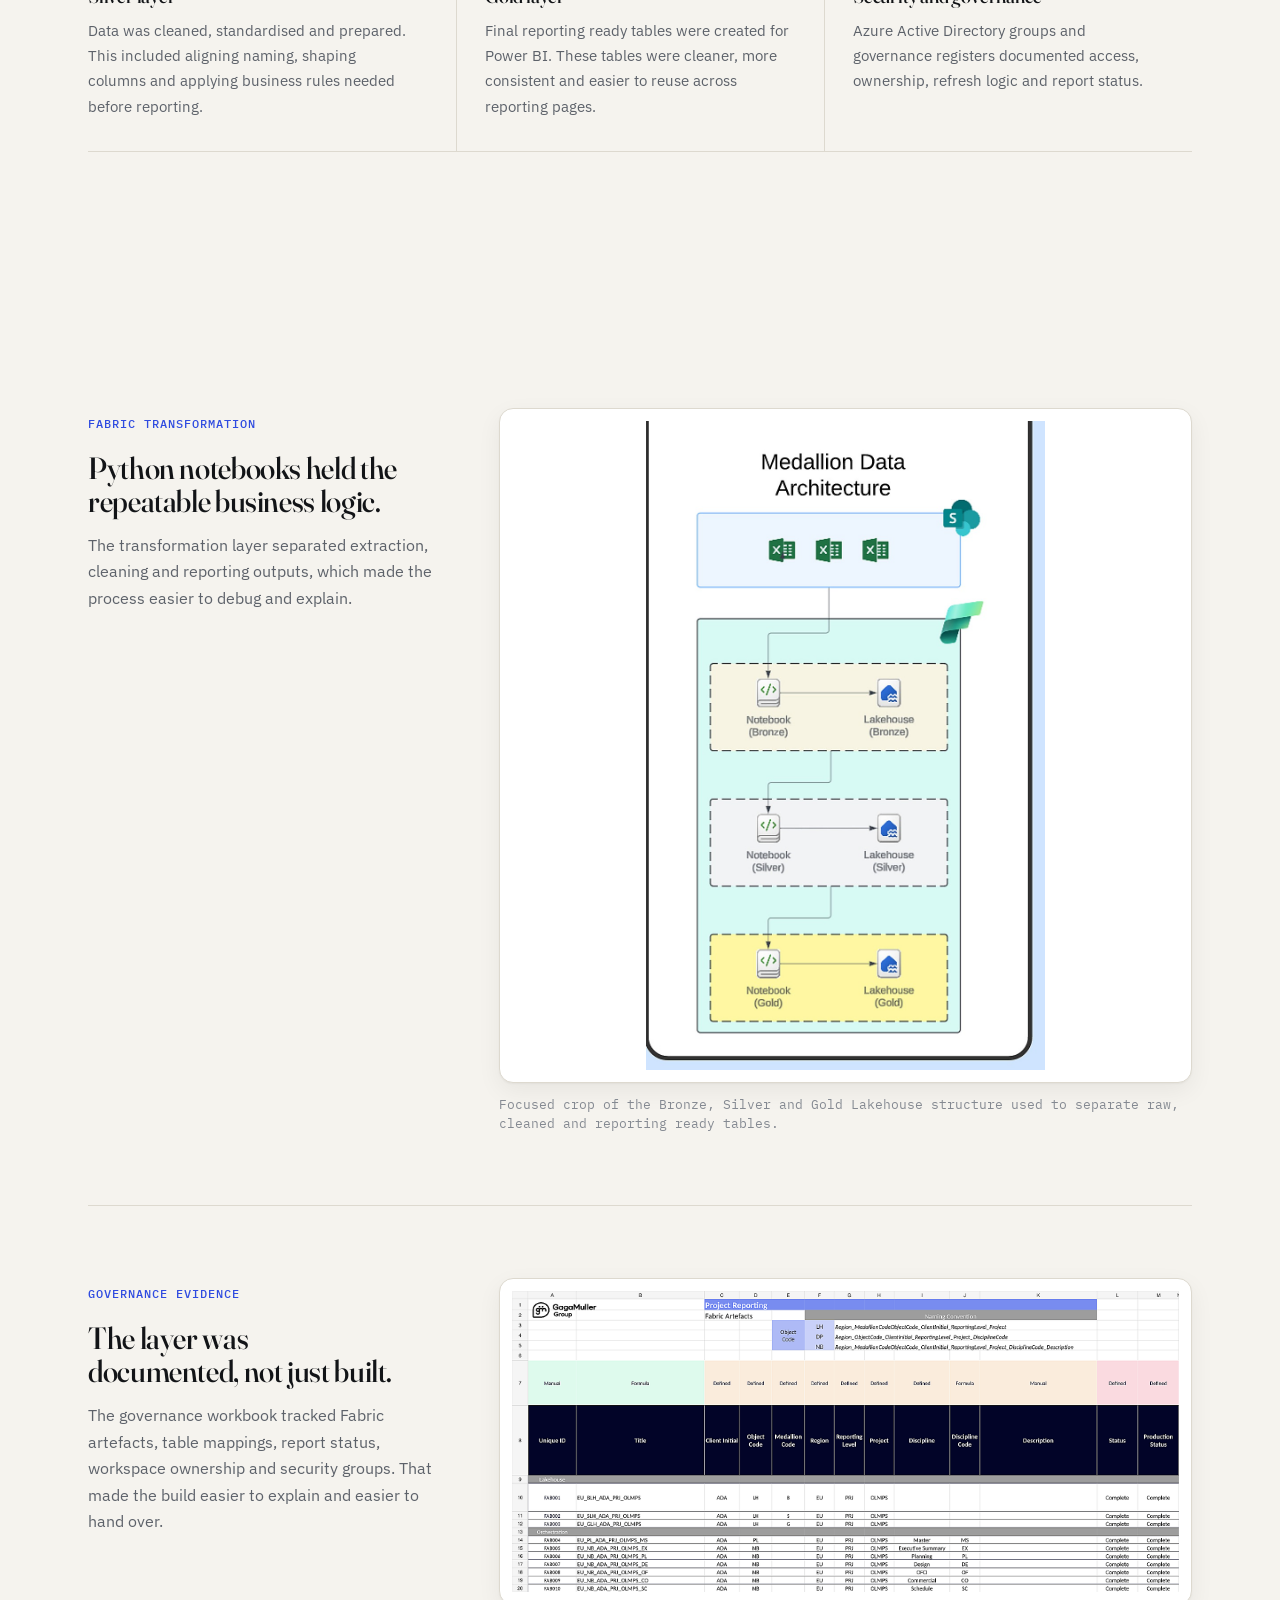
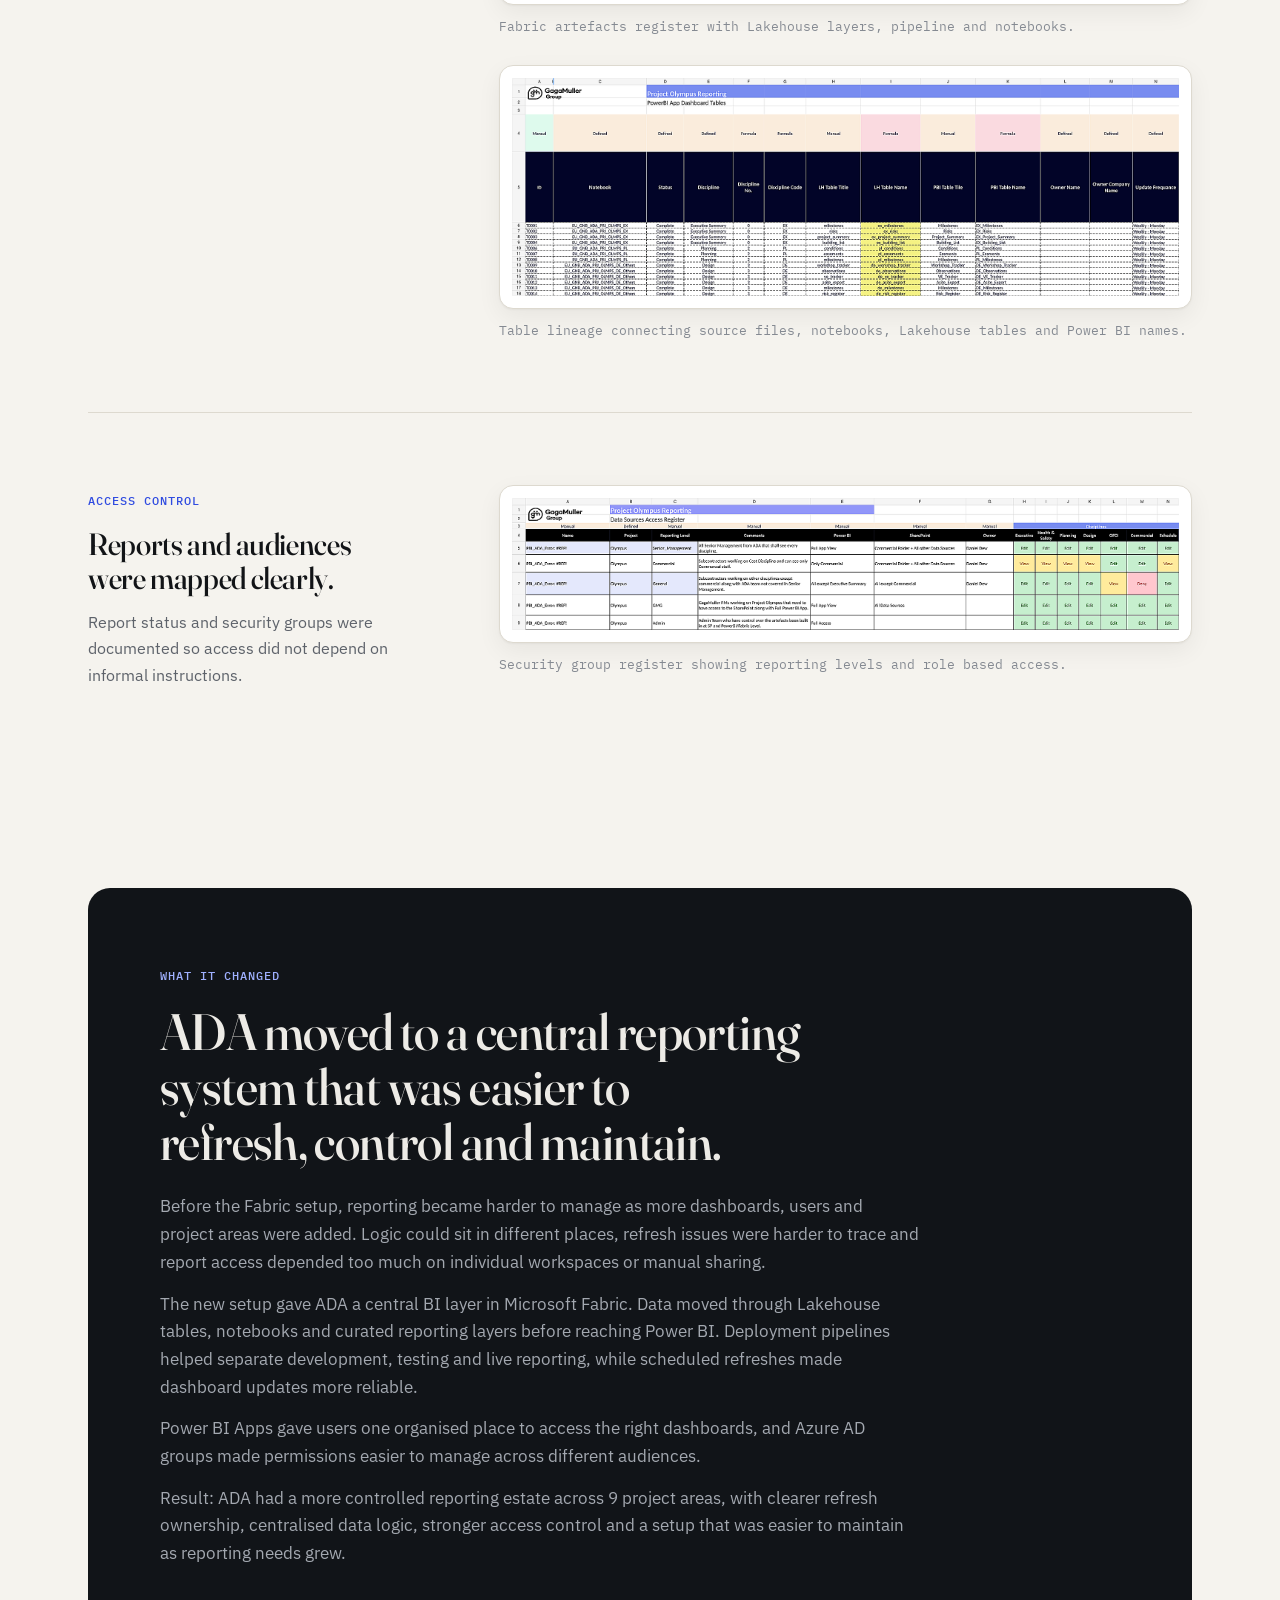
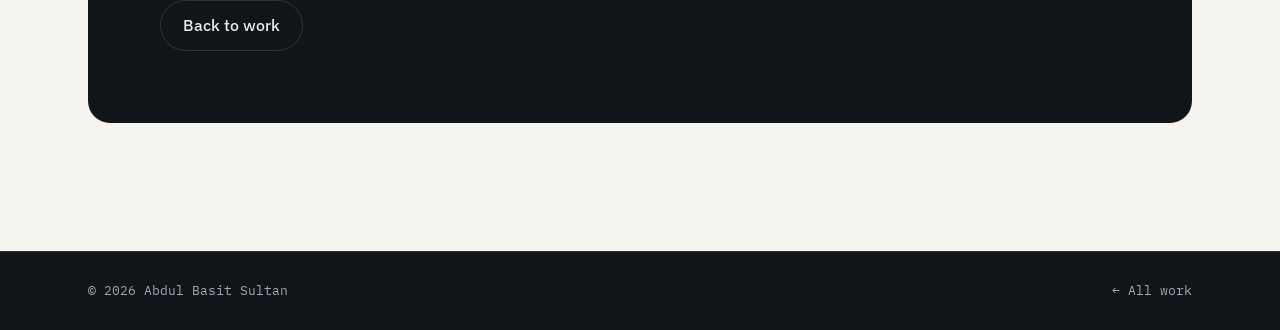
<file: projects/designing-a-governed-fabric-reporting-layer.html>
<!DOCTYPE html>
<html lang="en">
<head>
<meta charset="UTF-8" />
<meta name="viewport" content="width=device-width, initial-scale=1.0" />
<title>Designing a Governed Fabric Reporting Layer | Abdul Basit Sultan</title>
<meta name="description" content="Microsoft Fabric reporting layer case study covering Lakehouse, Python notebooks, Power BI and governance documentation." />
<link rel="preconnect" href="https://fonts.googleapis.com">
<link rel="preconnect" href="https://fonts.gstatic.com" crossorigin>
<link href="https://fonts.googleapis.com/css2?family=Fraunces:ital,opsz,wght@0,9..144,400..600;1,9..144,400..500&family=IBM+Plex+Mono:wght@400;500&family=IBM+Plex+Sans:wght@400;500;600&display=swap" rel="stylesheet">
<meta name="theme-color" content="#f5f3ee" />
<link rel="stylesheet" href="../style.css" />
</head>
<body>
<header class="site-header">
  <div class="header-inner">
    <a class="brand" href="../index.html" aria-label="Abdul Basit Sultan, home">
      <img class="brand-mark" src="../assets/images/profile.jpg" alt="" width="36" height="36">
      <span class="brand-text">
        <span class="brand-name">Abdul Basit Sultan</span>
        <span class="brand-role">BI Developer · London</span>
      </span>
    </a>
    <button class="nav-toggle" type="button" aria-expanded="false" aria-controls="site-nav">
      <span class="sr-only">Menu</span>
      <span class="bars" aria-hidden="true"></span>
    </button>
    <nav id="site-nav" class="nav" aria-label="Main navigation">
      <a href="../index.html#work">Work</a>
      <a href="../index.html#process">Process</a>
      <a href="../index.html#skills">Skills</a>
      <a href="../index.html#about">About</a>
      <a class="nav-cta" href="../index.html#contact">Get in touch</a>
    </nav>
  </div>
</header>

<main>
  <section class="project-hero section">
    <a class="back-link" href="../index.html#work"><span aria-hidden="true">&larr;</span> Back to work</a>
    <p class="eyebrow">Microsoft Fabric · Lakehouse · Power BI · Governance</p>
    <h1>Designing a Governed Fabric Reporting Layer</h1>
    <p class="project-summary">I worked on moving ADA reporting from direct SharePoint to Power BI reporting into a more governed Microsoft Fabric structure. The work focused on centralising reporting data in a Lakehouse, using Python notebooks for Bronze, Silver and Gold transformation layers and connecting Power BI to cleaner reporting ready tables.</p>
    <div class="project-metrics">
      <span>SharePoint source files</span>
      <span>Python notebooks</span>
      <span>Bronze, Silver and Gold layers</span>
      <span>Power BI curated outputs</span>
    </div>
  </section>

  <section class="section visual-list">
    <article class="visual-block">
      <div>
        <p class="eyebrow">Architecture</p>
        <h2>Business files stayed in SharePoint. Reporting logic moved into Fabric.</h2>
        <p>ADA reporting data lived across SharePoint folders and spreadsheet based team files. Before Fabric, Power BI reports were linked closer to source files, which made consistency, transformation control, refresh reliability and governance harder to scale.</p>
      </div>
      <div class="architecture-crops">
        <figure>
          <img src="../assets/images/fabric/ada-arch-01-data-source.jpg" alt="ADA architecture data source crop">
          <figcaption><strong>Data source.</strong> SharePoint folders, Excel files and project reporting inputs.</figcaption>
        </figure>
        <figure>
          <img src="../assets/images/fabric/ada-arch-02-transformation.jpg" alt="ADA architecture data transformation crop">
          <figcaption><strong>Data transformation.</strong> Microsoft Fabric, notebooks, Lakehouse layers and report development.</figcaption>
        </figure>
        <figure>
          <img src="../assets/images/fabric/ada-arch-03-security.jpg" alt="ADA architecture security crop">
          <figcaption><strong>Security.</strong> Azure Active Directory groups controlling report audience access.</figcaption>
        </figure>
        <figure>
          <img src="../assets/images/fabric/ada-arch-04-power-bi-reporting.jpg" alt="ADA architecture Power BI reporting crop">
          <figcaption><strong>Power BI reporting.</strong> Published Apps and curated report outputs for each reporting area.</figcaption>
        </figure>
      </div>
    </article>
  </section>

  <section class="section article-grid">
    <article>
      <p class="eyebrow">The Problem</p>
      <h2>The reporting estate was growing faster than the process behind it.</h2>
      <p>Executive summary, health and safety, planning, design, OFCI, commercial, schedule, quality, environmental and commissioning data had separate source files and reporting requirements. Each area could exist, but the process was harder to audit and harder to repeat.</p>
    </article>
    <article>
      <p class="eyebrow">What I Built</p>
      <h2>A medallion reporting layer inside Microsoft Fabric.</h2>
      <p>Source data was brought into a Lakehouse and processed through controlled transformation stages. Bronze preserved raw tables, Silver applied cleaning and standardisation, and Gold produced reporting ready tables for Power BI.</p>
    </article>
  </section>

  <section class="section phase-grid">
    <article><span>01</span><h3>Data source</h3><p>SharePoint folders and discipline files such as executive summary, health and safety, planning, design, OFCI, commercial, schedule, quality, environmental and commissioning.</p></article>
    <article><span>02</span><h3>Fabric transformation</h3><p>Python notebooks and pipelines moved data through controlled transformation stages instead of keeping business logic scattered inside individual Power BI files.</p></article>
    <article><span>03</span><h3>Bronze layer</h3><p>Raw source tables landed with minimal transformation. This preserved the original data and gave the team an auditable starting point.</p></article>
    <article><span>04</span><h3>Silver layer</h3><p>Data was cleaned, standardised and prepared. This included aligning naming, shaping columns and applying business rules needed before reporting.</p></article>
    <article><span>05</span><h3>Gold layer</h3><p>Final reporting ready tables were created for Power BI. These tables were cleaner, more consistent and easier to reuse across reporting pages.</p></article>
    <article><span>06</span><h3>Security and governance</h3><p>Azure Active Directory groups and governance registers documented access, ownership, refresh logic and report status.</p></article>
  </section>

  <section class="section visual-list">
    <article class="visual-block">
      <div>
        <p class="eyebrow">Fabric Transformation</p>
        <h2>Python notebooks held the repeatable business logic.</h2>
        <p>The transformation layer separated extraction, cleaning and reporting outputs, which made the process easier to debug and explain.</p>
      </div>
      <figure class="architecture-detail">
        <img src="../assets/images/fabric/ada-arch-medallion-lakehouse.jpg" alt="ADA medallion Lakehouse architecture crop">
        <figcaption>Focused crop of the Bronze, Silver and Gold Lakehouse structure used to separate raw, cleaned and reporting ready tables.</figcaption>
      </figure>
    </article>

    <article class="visual-block">
      <div>
        <p class="eyebrow">Governance Evidence</p>
        <h2>The layer was documented, not just built.</h2>
        <p>The governance workbook tracked Fabric artefacts, table mappings, report status, workspace ownership and security groups. That made the build easier to explain and easier to hand over.</p>
      </div>
      <div class="image-grid two">
        <figure><img src="../assets/images/fabric/ada-source-08.png" alt="Fabric artefacts governance register"><figcaption>Fabric artefacts register with Lakehouse layers, pipeline and notebooks.</figcaption></figure>
        <figure><img src="../assets/images/fabric/ada-source-09.png" alt="Table lineage governance register"><figcaption>Table lineage connecting source files, notebooks, Lakehouse tables and Power BI names.</figcaption></figure>
      </div>
    </article>

    <article class="visual-block">
      <div>
        <p class="eyebrow">Access Control</p>
        <h2>Reports and audiences were mapped clearly.</h2>
        <p>Report status and security groups were documented so access did not depend on informal instructions.</p>
      </div>
      <figure><img src="../assets/images/fabric/ada-source-12.png" alt="Security groups governance register"><figcaption>Security group register showing reporting levels and role based access.</figcaption></figure>
    </article>
  </section>

  <div class="outcome-wrap"><section class="outcome-panel">
    <p class="eyebrow">What It Changed</p>
    <h2>ADA moved to a central reporting system that was easier to refresh, control and maintain.</h2>
    <p>Before the Fabric setup, reporting became harder to manage as more dashboards, users and project areas were added. Logic could sit in different places, refresh issues were harder to trace and report access depended too much on individual workspaces or manual sharing.</p>
    <p>The new setup gave ADA a central BI layer in Microsoft Fabric. Data moved through Lakehouse tables, notebooks and curated reporting layers before reaching Power BI. Deployment pipelines helped separate development, testing and live reporting, while scheduled refreshes made dashboard updates more reliable.</p>
    <p>Power BI Apps gave users one organised place to access the right dashboards, and Azure AD groups made permissions easier to manage across different audiences.</p>
    <p>Result: ADA had a more controlled reporting estate across 9 project areas, with clearer refresh ownership, centralised data logic, stronger access control and a setup that was easier to maintain as reporting needs grew.</p>
    <a class="btn secondary" href="../index.html#work">Back to work</a>
  </section></div>
</main>
<footer class="footer">
  <div class="footer-inner">
    <p>&copy; <span id="year"></span> Abdul Basit Sultan</p>
    <p><a href="../index.html#work">&larr; All work</a></p>
  </div>
</footer>

<script src="../assets/js/site.js" defer></script>
</body>
</html>
</file>
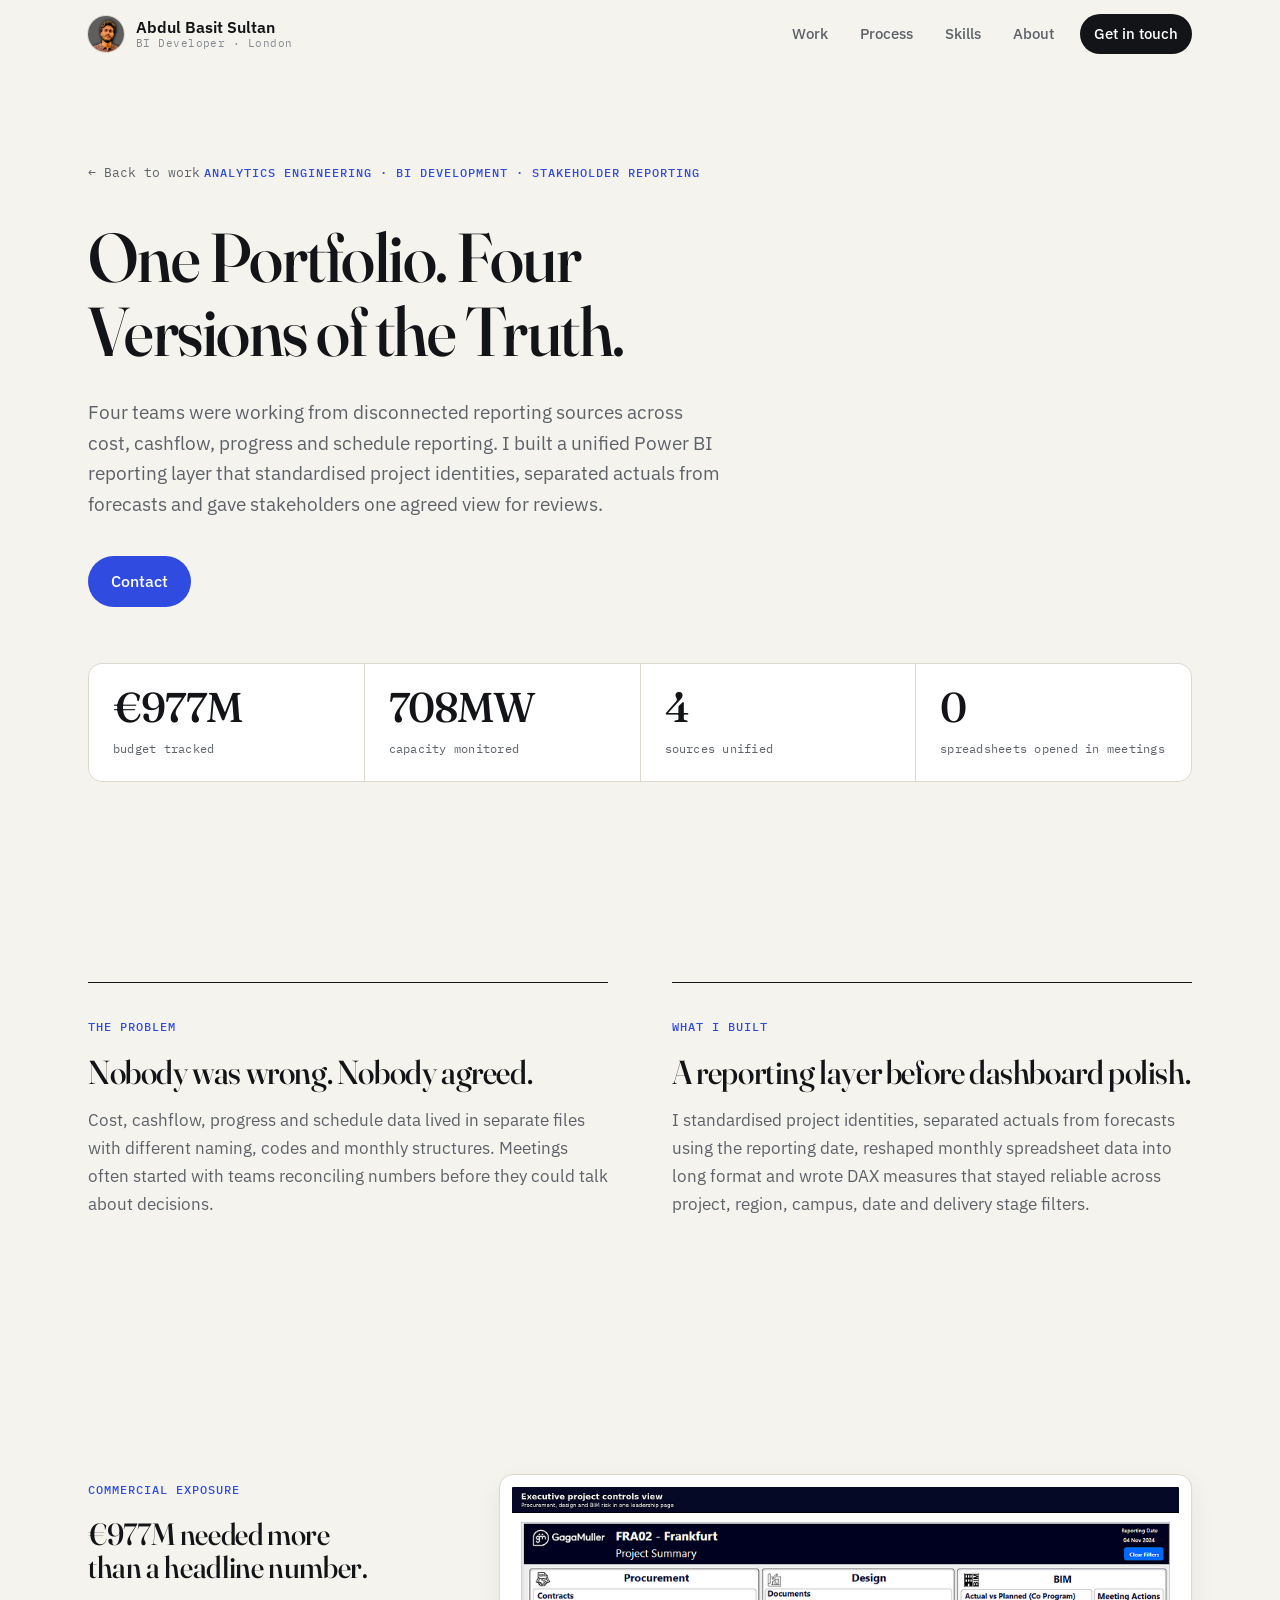
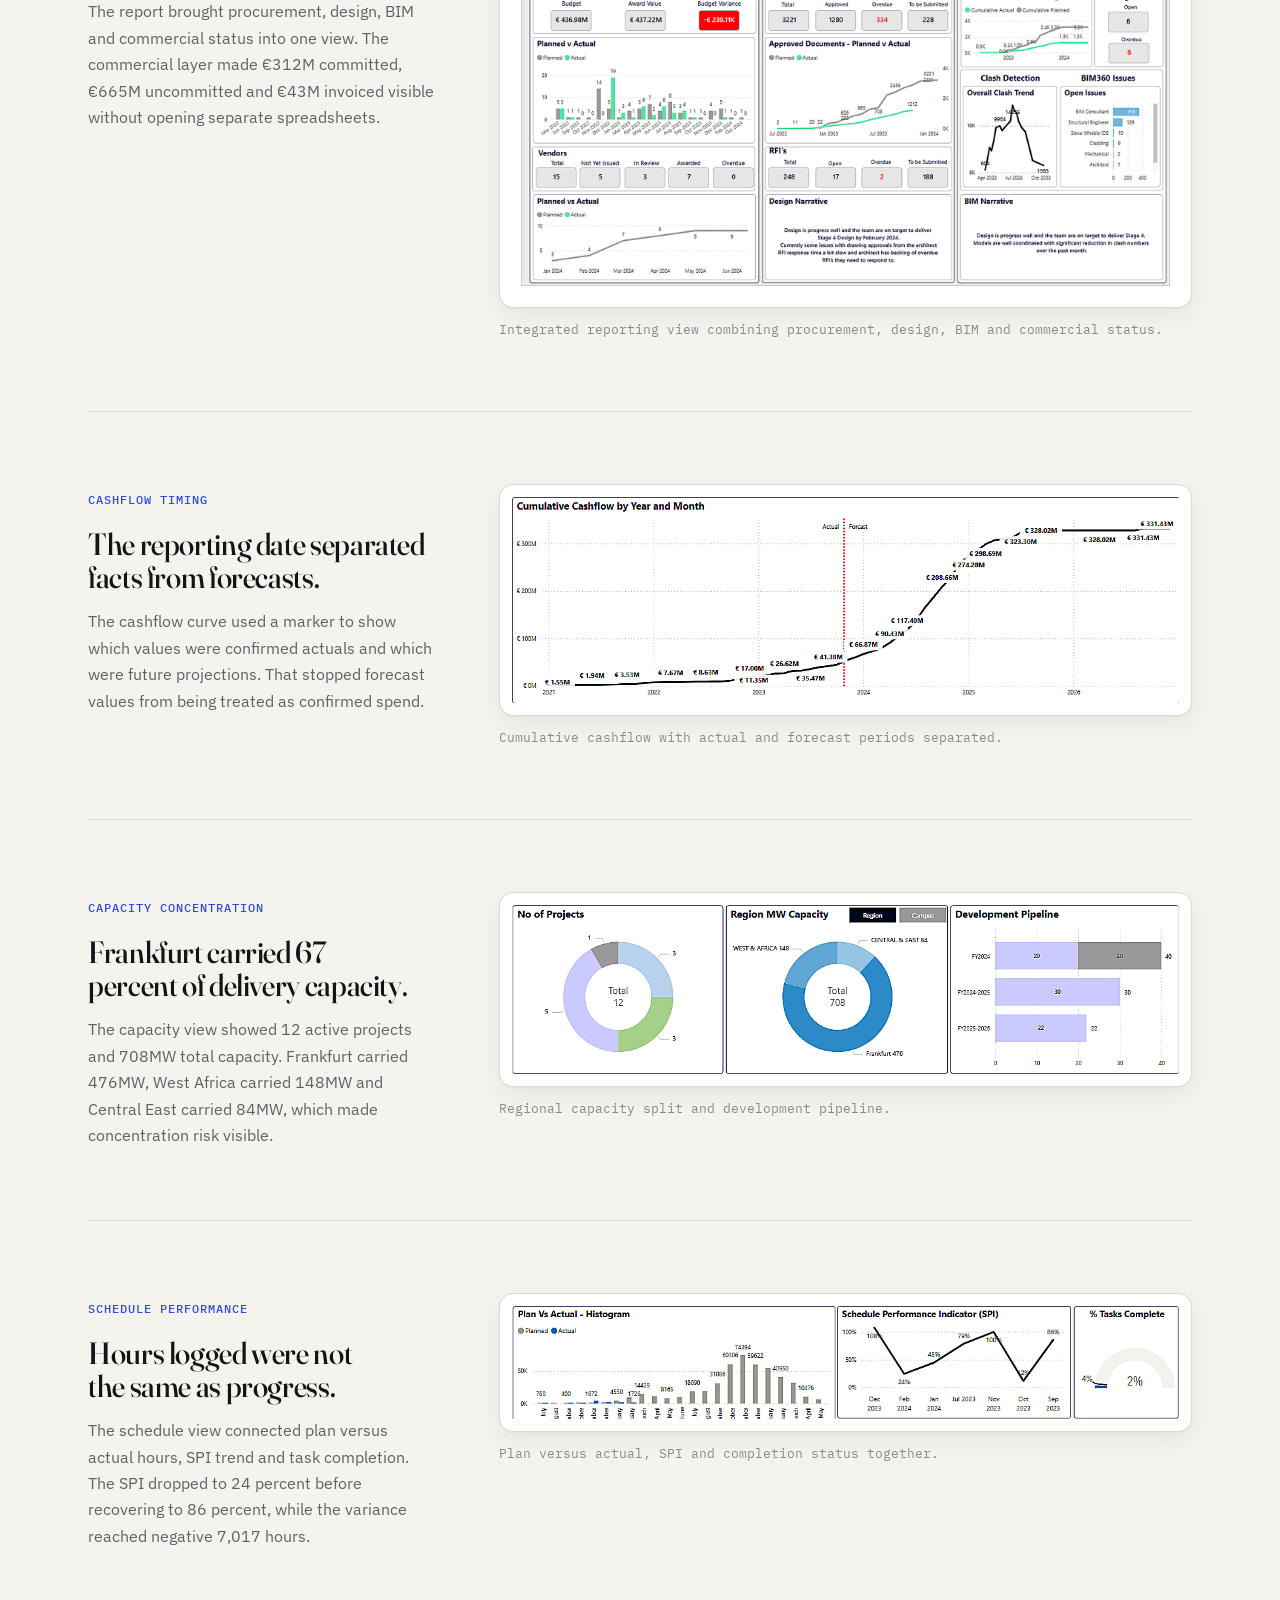
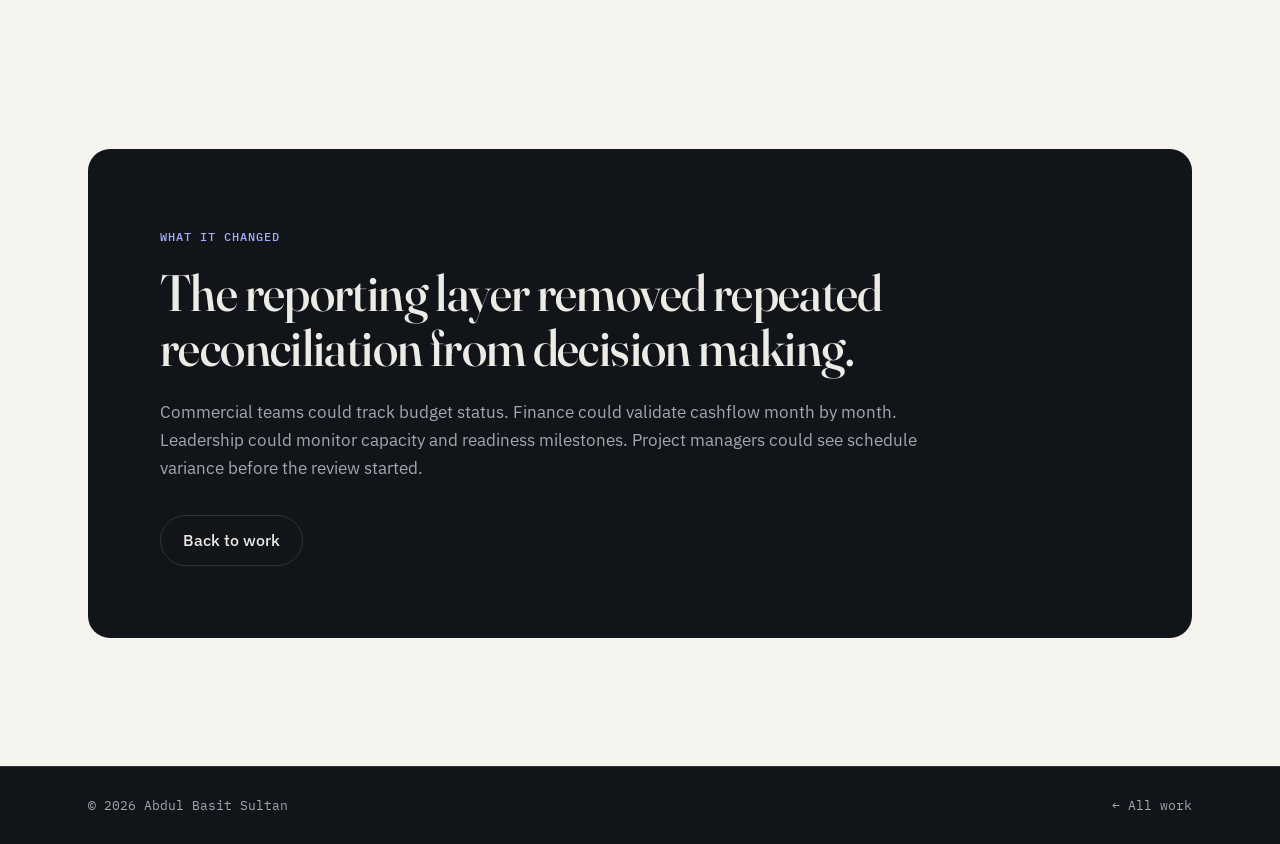
<file: projects/one-portfolio-four-versions-of-the-truth.html>
<!DOCTYPE html>
<html lang="en">
<head>
<meta charset="UTF-8" />
<meta name="viewport" content="width=device-width, initial-scale=1.0" />
<title>One Portfolio. Four Versions of the Truth. | Abdul Basit Sultan</title>
<meta name="description" content="Power BI reporting layer case study covering cost, cashflow, capacity and schedule reporting." />
<link rel="preconnect" href="https://fonts.googleapis.com">
<link rel="preconnect" href="https://fonts.gstatic.com" crossorigin>
<link href="https://fonts.googleapis.com/css2?family=Fraunces:ital,opsz,wght@0,9..144,400..600;1,9..144,400..500&family=IBM+Plex+Mono:wght@400;500&family=IBM+Plex+Sans:wght@400;500;600&display=swap" rel="stylesheet">
<meta name="theme-color" content="#f5f3ee" />
<link rel="stylesheet" href="../style.css" />
</head>
<body>
<header class="site-header">
  <div class="header-inner">
    <a class="brand" href="../index.html" aria-label="Abdul Basit Sultan, home">
      <img class="brand-mark" src="../assets/images/profile.jpg" alt="" width="36" height="36">
      <span class="brand-text">
        <span class="brand-name">Abdul Basit Sultan</span>
        <span class="brand-role">BI Developer · London</span>
      </span>
    </a>
    <button class="nav-toggle" type="button" aria-expanded="false" aria-controls="site-nav">
      <span class="sr-only">Menu</span>
      <span class="bars" aria-hidden="true"></span>
    </button>
    <nav id="site-nav" class="nav" aria-label="Main navigation">
      <a href="../index.html#work">Work</a>
      <a href="../index.html#process">Process</a>
      <a href="../index.html#skills">Skills</a>
      <a href="../index.html#about">About</a>
      <a class="nav-cta" href="../index.html#contact">Get in touch</a>
    </nav>
  </div>
</header>

<main>
  <section class="project-hero section">
    <a class="back-link" href="../index.html#work"><span aria-hidden="true">&larr;</span> Back to work</a>
    <p class="eyebrow">Analytics Engineering · BI Development · Stakeholder Reporting</p>
    <h1>One Portfolio. Four Versions of the Truth.</h1>
    <p class="project-summary">Four teams were working from disconnected reporting sources across cost, cashflow, progress and schedule reporting. I built a unified Power BI reporting layer that standardised project identities, separated actuals from forecasts and gave stakeholders one agreed view for reviews.</p>
    <div class="project-actions">
      <a class="btn primary" href="../index.html#contact">Contact</a>
    </div>
    <div class="project-metrics">
      <div class="kpi"><strong>€977M</strong><span>budget tracked</span></div>
      <div class="kpi"><strong>708MW</strong><span>capacity monitored</span></div>
      <div class="kpi"><strong>4</strong><span>sources unified</span></div>
      <div class="kpi"><strong>0</strong><span>spreadsheets opened in meetings</span></div>
    </div>
  </section>

  <section class="section article-grid">
    <article>
      <p class="eyebrow">The Problem</p>
      <h2>Nobody was wrong. Nobody agreed.</h2>
      <p>Cost, cashflow, progress and schedule data lived in separate files with different naming, codes and monthly structures. Meetings often started with teams reconciling numbers before they could talk about decisions.</p>
    </article>
    <article>
      <p class="eyebrow">What I Built</p>
      <h2>A reporting layer before dashboard polish.</h2>
      <p>I standardised project identities, separated actuals from forecasts using the reporting date, reshaped monthly spreadsheet data into long format and wrote DAX measures that stayed reliable across project, region, campus, date and delivery stage filters.</p>
    </article>
  </section>

  <section class="section visual-list">
    <article class="visual-block">
      <div>
        <p class="eyebrow">Commercial Exposure</p>
        <h2>&euro;977M needed more than a headline number.</h2>
        <p>The report brought procurement, design, BIM and commercial status into one view. The commercial layer made &euro;312M committed, &euro;665M uncommitted and &euro;43M invoiced visible without opening separate spreadsheets.</p>
      </div>
      <figure><img src="../assets/images/case-study/project-summary-dashboard.png" alt="Integrated project reporting dashboard"><figcaption>Integrated reporting view combining procurement, design, BIM and commercial status.</figcaption></figure>
    </article>

    <article class="visual-block">
      <div>
        <p class="eyebrow">Cashflow Timing</p>
        <h2>The reporting date separated facts from forecasts.</h2>
        <p>The cashflow curve used a marker to show which values were confirmed actuals and which were future projections. That stopped forecast values from being treated as confirmed spend.</p>
      </div>
      <figure><img src="../assets/images/case-study/case-study-visual-04-p6.png" alt="Cumulative cashflow curve with reporting date marker"><figcaption>Cumulative cashflow with actual and forecast periods separated.</figcaption></figure>
    </article>

    <article class="visual-block">
      <div>
        <p class="eyebrow">Capacity Concentration</p>
        <h2>Frankfurt carried 67 percent of delivery capacity.</h2>
        <p>The capacity view showed 12 active projects and 708MW total capacity. Frankfurt carried 476MW, West Africa carried 148MW and Central East carried 84MW, which made concentration risk visible.</p>
      </div>
      <figure><img src="../assets/images/case-study/case-study-visual-06-p7.png" alt="Regional capacity and development pipeline visual"><figcaption>Regional capacity split and development pipeline.</figcaption></figure>
    </article>

    <article class="visual-block">
      <div>
        <p class="eyebrow">Schedule Performance</p>
        <h2>Hours logged were not the same as progress.</h2>
        <p>The schedule view connected plan versus actual hours, SPI trend and task completion. The SPI dropped to 24 percent before recovering to 86 percent, while the variance reached negative 7,017 hours.</p>
      </div>
      <figure><img src="../assets/images/case-study/case-study-visual-08-p8.png" alt="Schedule performance visuals"><figcaption>Plan versus actual, SPI and completion status together.</figcaption></figure>
    </article>
  </section>

  <div class="outcome-wrap"><section class="outcome-panel">
    <p class="eyebrow">What It Changed</p>
    <h2>The reporting layer removed repeated reconciliation from decision making.</h2>
    <p>Commercial teams could track budget status. Finance could validate cashflow month by month. Leadership could monitor capacity and readiness milestones. Project managers could see schedule variance before the review started.</p>
    <a class="btn secondary" href="../index.html#work">Back to work</a>
  </section></div>
</main>
<footer class="footer">
  <div class="footer-inner">
    <p>&copy; <span id="year"></span> Abdul Basit Sultan</p>
    <p><a href="../index.html#work">&larr; All work</a></p>
  </div>
</footer>

<script src="../assets/js/site.js" defer></script>
</body>
</html>
</file>
<file: style.css>
/* ==========================================================================
   Abdul Basit Sultan — Portfolio
   Editorial, report-style system: warm paper, ink, one cobalt accent.
   Display: Fraunces · Body: IBM Plex Sans · Data/labels: IBM Plex Mono
   ========================================================================== */

:root {
  --bg: #f5f3ee;
  --bg-2: #eeebe4;
  --surface: #ffffff;
  --ink: #121417;
  --text: #23262b;
  --muted: #5d626a;
  --soft: #858a92;
  --line: #ddd9cf;
  --line-strong: #c9c4b8;

  --accent: #2f4be0;
  --accent-ink: #1f34a8;
  --accent-soft: #e5e9fc;
  --positive: #1d8a5f;

  --night: #111418;
  --night-2: #1a1e24;
  --night-line: rgba(237, 235, 230, 0.14);
  --night-text: #edebe6;
  --night-muted: #a3a8b0;

  --font-display: 'Fraunces', Georgia, 'Times New Roman', serif;
  --font-body: 'IBM Plex Sans', system-ui, -apple-system, 'Segoe UI', sans-serif;
  --font-mono: 'IBM Plex Mono', ui-monospace, 'SFMono-Regular', Consolas, monospace;

  --max: 1200px;
  --gutter: clamp(20px, 4vw, 48px);
  --section: clamp(72px, 10vw, 128px);
  --radius: 14px;
  --radius-sm: 8px;
  --header-h: 68px;
  --shadow: 0 1px 2px rgba(18, 20, 23, 0.04), 0 8px 24px rgba(18, 20, 23, 0.06);
  --shadow-lift: 0 2px 4px rgba(18, 20, 23, 0.05), 0 18px 40px rgba(18, 20, 23, 0.1);
}

/* ---------- Base ---------- */

*,
*::before,
*::after {
  box-sizing: border-box;
  margin: 0;
  padding: 0;
}

html {
  scroll-behavior: smooth;
  overflow-x: clip;
  scroll-padding-top: calc(var(--header-h) + 16px);
  -webkit-text-size-adjust: 100%;
}

body {
  min-height: 100vh;
  color: var(--text);
  background: var(--bg);
  font-family: var(--font-body);
  font-size: 17px;
  line-height: 1.65;
  -webkit-font-smoothing: antialiased;
  text-rendering: optimizeLegibility;
}

img {
  display: block;
  max-width: 100%;
  height: auto;
}

a {
  color: inherit;
  text-decoration: none;
}

::selection {
  color: var(--surface);
  background: var(--accent);
}

:focus-visible {
  outline: 2px solid var(--accent);
  outline-offset: 3px;
  border-radius: 4px;
}

.sr-only {
  position: absolute;
  width: 1px;
  height: 1px;
  overflow: hidden;
  clip: rect(0 0 0 0);
  white-space: nowrap;
}

h1,
h2,
h3,
h4 {
  color: var(--ink);
  font-family: var(--font-display);
  font-weight: 500;
  font-variation-settings: 'opsz' 144;
  letter-spacing: -0.012em;
  line-height: 1.08;
  text-wrap: balance;
}

h1 {
  font-size: clamp(2.6rem, 6vw, 5rem);
  letter-spacing: -0.022em;
}

h2 {
  font-size: clamp(2rem, 4vw, 3.25rem);
}

h3 {
  font-size: clamp(1.3rem, 2vw, 1.6rem);
  line-height: 1.2;
  letter-spacing: -0.01em;
}

h1 em,
h2 em {
  padding-right: 0.06em;
  color: var(--accent);
  font-style: italic;
  font-weight: 400;
}

p {
  color: var(--muted);
  text-wrap: pretty;
}

strong {
  color: var(--ink);
  font-weight: 600;
}

/* Mono labels */
.eyebrow,
.category,
.panel-label {
  display: inline-flex;
  align-items: center;
  gap: 10px;
  margin-bottom: 18px;
  color: var(--accent);
  font-family: var(--font-mono);
  font-size: 0.78rem;
  font-weight: 500;
  letter-spacing: 0.08em;
  text-transform: uppercase;
}

/* ---------- Layout ---------- */

.section {
  width: min(100%, var(--max));
  margin: 0 auto;
  padding: var(--section) var(--gutter);
}

.section-heading {
  max-width: 760px;
  margin-bottom: clamp(36px, 5vw, 56px);
}

.section-heading p:not(.eyebrow) {
  margin-top: 18px;
  font-size: 1.1rem;
}

.rule {
  border-top: 1px solid var(--line);
}

/* ---------- Header ---------- */

.site-header {
  position: sticky;
  top: 0;
  z-index: 100;
  background: rgba(245, 243, 238, 0.86);
  border-bottom: 1px solid transparent;
  backdrop-filter: saturate(1.4) blur(14px);
  -webkit-backdrop-filter: saturate(1.4) blur(14px);
  transition: border-color 200ms ease, background 200ms ease;
}

.site-header.scrolled {
  border-bottom-color: var(--line);
}

.header-inner {
  display: flex;
  align-items: center;
  justify-content: space-between;
  gap: 24px;
  width: min(100%, var(--max));
  min-height: var(--header-h);
  margin: 0 auto;
  padding: 0 var(--gutter);
}

.brand {
  display: inline-flex;
  align-items: center;
  gap: 12px;
  min-width: 0;
}

.brand-mark {
  width: 36px;
  height: 36px;
  flex: 0 0 36px;
  border-radius: 50%;
  object-fit: cover;
  object-position: center 38%;
  box-shadow: 0 0 0 1px var(--line);
}

.brand-text {
  display: grid;
  line-height: 1.2;
}

.brand-name {
  color: var(--ink);
  font-weight: 600;
  font-size: 0.98rem;
}

.brand-role {
  color: var(--soft);
  font-family: var(--font-mono);
  font-size: 0.7rem;
  letter-spacing: 0.04em;
}

.nav {
  display: flex;
  align-items: center;
  gap: 4px;
}

.nav a {
  padding: 8px 14px;
  color: var(--muted);
  border-radius: 999px;
  font-size: 0.92rem;
  font-weight: 500;
  transition: color 160ms ease, background 160ms ease;
}

.nav a:hover {
  color: var(--ink);
  background: var(--bg-2);
}

.nav a.nav-cta {
  margin-left: 8px;
  color: var(--surface);
  background: var(--ink);
}

.nav a.nav-cta:hover {
  background: var(--accent);
}

.nav-toggle {
  display: none;
  align-items: center;
  justify-content: center;
  width: 44px;
  height: 44px;
  background: transparent;
  border: 1px solid var(--line-strong);
  border-radius: 50%;
  cursor: pointer;
}

.nav-toggle .bars,
.nav-toggle .bars::before,
.nav-toggle .bars::after {
  display: block;
  width: 16px;
  height: 1.5px;
  background: var(--ink);
  border-radius: 2px;
  transition: transform 200ms ease, background 200ms ease;
}

.nav-toggle .bars {
  position: relative;
}

.nav-toggle .bars::before,
.nav-toggle .bars::after {
  content: "";
  position: absolute;
  left: 0;
}

.nav-toggle .bars::before { top: -5px; }
.nav-toggle .bars::after { top: 5px; }

.nav-open .nav-toggle .bars { background: transparent; }
.nav-open .nav-toggle .bars::before { transform: translateY(5px) rotate(45deg); }
.nav-open .nav-toggle .bars::after { transform: translateY(-5px) rotate(-45deg); }

/* ---------- Buttons ---------- */

.btn {
  display: inline-flex;
  align-items: center;
  justify-content: center;
  gap: 10px;
  min-height: 50px;
  padding: 12px 22px;
  border: 1px solid transparent;
  border-radius: 999px;
  font-weight: 500;
  font-size: 0.97rem;
  transition: background 160ms ease, color 160ms ease, border-color 160ms ease, transform 160ms ease;
}

.btn .arrow {
  transition: transform 160ms ease;
}

.btn:hover .arrow {
  transform: translateX(3px);
}

.btn.primary {
  color: var(--surface);
  background: var(--accent);
}

.btn.primary:hover {
  background: var(--accent-ink);
}

.btn.secondary {
  color: var(--ink);
  background: transparent;
  border-color: var(--line-strong);
}

.btn.secondary:hover {
  background: var(--surface);
  border-color: var(--ink);
}

/* ---------- Home: hero ---------- */

.hero {
  display: grid;
  grid-template-columns: minmax(0, 1fr) 340px;
  gap: clamp(40px, 6vw, 88px);
  align-items: end;
  padding-top: clamp(56px, 8vw, 104px);
  padding-bottom: clamp(48px, 6vw, 72px);
}

.hero-role {
  display: inline-flex;
  align-items: center;
  gap: 10px;
  margin-bottom: 28px;
  padding: 6px 14px 6px 10px;
  color: var(--text);
  background: var(--surface);
  border: 1px solid var(--line);
  border-radius: 999px;
  font-family: var(--font-mono);
  font-size: 0.8rem;
  letter-spacing: 0.02em;
}

.status-dot {
  position: relative;
  width: 8px;
  height: 8px;
  flex: 0 0 8px;
  background: var(--positive);
  border-radius: 50%;
}

.status-dot::after {
  content: "";
  position: absolute;
  inset: -4px;
  border: 1px solid var(--positive);
  border-radius: 50%;
  opacity: 0;
  animation: pulse 2.4s ease-out infinite;
}

@keyframes pulse {
  0% { transform: scale(0.6); opacity: 0.6; }
  100% { transform: scale(1.6); opacity: 0; }
}

.hero h1 {
  max-width: 15ch;
}

.hero-text,
.project-summary {
  max-width: 640px;
  margin-top: 28px;
  font-size: clamp(1.08rem, 1.5vw, 1.22rem);
  line-height: 1.6;
}

.hero-actions,
.project-actions {
  display: flex;
  flex-wrap: wrap;
  gap: 12px;
  margin-top: 36px;
}

/* Profile spec card */
.profile-card {
  padding: 24px;
  background: var(--surface);
  border: 1px solid var(--line);
  border-radius: var(--radius);
  box-shadow: var(--shadow);
}

.profile-head {
  display: flex;
  align-items: center;
  gap: 14px;
  padding-bottom: 18px;
  border-bottom: 1px solid var(--line);
}

.profile-head img {
  width: 64px;
  height: 64px;
  border-radius: 50%;
  object-fit: cover;
  object-position: center 38%;
}

.profile-head strong {
  display: block;
  font-size: 1.05rem;
}

.profile-head span {
  color: var(--soft);
  font-size: 0.9rem;
}

.spec-list {
  display: grid;
  margin-top: 6px;
}

.spec-list div {
  display: grid;
  grid-template-columns: 96px 1fr;
  gap: 12px;
  padding: 12px 0;
  border-bottom: 1px dashed var(--line);
}

.spec-list div:last-child {
  border-bottom: 0;
}

.spec-list dt {
  color: var(--soft);
  font-family: var(--font-mono);
  font-size: 0.74rem;
  letter-spacing: 0.06em;
  text-transform: uppercase;
  padding-top: 2px;
}

.spec-list dd {
  color: var(--ink);
  font-size: 0.95rem;
  font-weight: 500;
  line-height: 1.45;
}

/* Pipeline strip */
.pipeline {
  padding-top: 0;
}

.pipeline-intro {
  display: grid;
  grid-template-columns: minmax(0, 1fr) minmax(0, 1fr);
  gap: 32px;
  align-items: end;
  padding-top: 40px;
  margin-bottom: 28px;
  border-top: 1px solid var(--ink);
}

.pipeline-intro p:not(.eyebrow) {
  color: var(--text);
  font-family: var(--font-display);
  font-size: clamp(1.25rem, 2vw, 1.6rem);
  line-height: 1.3;
  letter-spacing: -0.01em;
}

.pipeline-intro .eyebrow {
  margin: 0;
  justify-self: end;
}

.pipeline-steps {
  display: grid;
  grid-template-columns: repeat(4, 1fr);
  list-style: none;
  background: var(--surface);
  border: 1px solid var(--line);
  border-radius: var(--radius);
  overflow: hidden;
}

.pipeline-steps li {
  position: relative;
  padding: 26px 24px 28px;
}

.pipeline-steps li + li {
  border-left: 1px solid var(--line);
}

.pipeline-steps li + li::before {
  content: "";
  position: absolute;
  top: 30px;
  left: -7px;
  width: 12px;
  height: 12px;
  background: var(--surface);
  border-top: 1px solid var(--line-strong);
  border-right: 1px solid var(--line-strong);
  transform: rotate(45deg);
}

.step-index {
  display: block;
  margin-bottom: 14px;
  color: var(--accent);
  font-family: var(--font-mono);
  font-size: 0.78rem;
}

.pipeline-steps h3 {
  margin-bottom: 8px;
  font-size: 1.2rem;
}

.pipeline-steps p {
  font-size: 0.95rem;
  line-height: 1.55;
}

/* ---------- Home: process ---------- */

.split {
  display: grid;
  grid-template-columns: minmax(0, 5fr) minmax(0, 7fr);
  gap: clamp(40px, 6vw, 96px);
  align-items: start;
}

.split > .section-heading {
  position: sticky;
  top: calc(var(--header-h) + 32px);
  margin-bottom: 0;
}

.process-list {
  list-style: none;
  border-top: 1px solid var(--line);
}

.process-list li {
  display: grid;
  grid-template-columns: 56px minmax(0, 1fr);
  gap: 16px;
  padding: 28px 0;
  border-bottom: 1px solid var(--line);
}

.process-list .num {
  color: var(--soft);
  font-family: var(--font-mono);
  font-size: 0.85rem;
  padding-top: 4px;
}

.process-list h3 {
  margin-bottom: 8px;
}

/* ---------- Home: work ---------- */

.work-list {
  display: grid;
  gap: 20px;
}

.work-item {
  display: grid;
  grid-template-columns: minmax(0, 5fr) minmax(0, 6fr);
  gap: clamp(24px, 4vw, 56px);
  align-items: center;
  padding: clamp(16px, 2vw, 22px);
  background: var(--surface);
  border: 1px solid var(--line);
  border-radius: calc(var(--radius) + 4px);
  box-shadow: var(--shadow);
  transition: transform 220ms ease, box-shadow 220ms ease, border-color 220ms ease;
}

.work-item:hover {
  border-color: var(--line-strong);
  box-shadow: var(--shadow-lift);
  transform: translateY(-3px);
}

.work-thumb {
  aspect-ratio: 16 / 10;
  overflow: hidden;
  background: var(--bg-2);
  border: 1px solid var(--line);
  border-radius: var(--radius);
}

.work-thumb img {
  width: 100%;
  height: 100%;
  object-fit: cover;
  object-position: top left;
  transition: transform 600ms cubic-bezier(0.2, 0.7, 0.2, 1);
}

.work-item:hover .work-thumb img {
  transform: scale(1.04);
}

.work-thumb.fit-contain img {
  padding: 18px;
  object-fit: contain;
  object-position: center;
  background: var(--surface);
}

.work-body {
  padding: 8px clamp(4px, 1.5vw, 20px) 8px 0;
}

.work-meta {
  display: flex;
  flex-wrap: wrap;
  gap: 8px 16px;
  align-items: center;
  margin-bottom: 14px;
  font-family: var(--font-mono);
  font-size: 0.78rem;
  letter-spacing: 0.06em;
  text-transform: uppercase;
}

.work-meta .idx {
  color: var(--soft);
}

.work-meta .category {
  margin: 0;
}

.work-body h3 {
  margin-bottom: 12px;
  font-size: clamp(1.5rem, 2.6vw, 2.1rem);
  line-height: 1.12;
}

.tag-row {
  display: flex;
  flex-wrap: wrap;
  gap: 6px;
  margin: 20px 0 22px;
  list-style: none;
}

.tag-row li,
.tag-row span {
  padding: 4px 10px;
  color: var(--muted);
  background: var(--bg);
  border: 1px solid var(--line);
  border-radius: 6px;
  font-family: var(--font-mono);
  font-size: 0.76rem;
}

.card-action {
  display: inline-flex;
  align-items: center;
  gap: 8px;
  color: var(--ink);
  font-weight: 600;
  border-bottom: 1px solid var(--ink);
  padding-bottom: 2px;
  transition: color 160ms ease, border-color 160ms ease, gap 160ms ease;
}

.work-item:hover .card-action {
  gap: 12px;
  color: var(--accent);
  border-color: var(--accent);
}

/* ---------- Home: skills ---------- */

.skills-grid {
  display: grid;
  grid-template-columns: repeat(4, 1fr);
  border-top: 1px solid var(--ink);
}

.skills-grid > div {
  padding: 24px 24px 8px 0;
}

.skills-grid > div + div {
  padding-left: 24px;
  border-left: 1px solid var(--line);
}

.skills-grid h3 {
  margin-bottom: 16px;
  font-size: 1.2rem;
}

.skills-grid ul {
  list-style: none;
  display: grid;
  gap: 8px;
}

.skills-grid li {
  color: var(--muted);
  font-size: 0.96rem;
  line-height: 1.45;
}

.skills-grid li::before {
  content: "→ ";
  color: var(--soft);
  font-family: var(--font-mono);
  font-size: 0.85em;
}

/* ---------- Home: about ---------- */

.about-quote {
  color: var(--ink);
  font-family: var(--font-display);
  font-size: clamp(1.9rem, 3.6vw, 3rem);
  font-weight: 400;
  line-height: 1.15;
  letter-spacing: -0.02em;
}

.about-copy {
  display: grid;
  gap: 18px;
  font-size: 1.05rem;
}

.about-copy p:first-child::first-letter {
  float: left;
  margin: 6px 10px 0 0;
  color: var(--accent);
  font-family: var(--font-display);
  font-size: 3.6rem;
  line-height: 0.8;
}

/* ---------- Dark band (contact / outcome) ---------- */

.band {
  color: var(--night-text);
  background: var(--night);
}

.band h2,
.band h3,
.band strong {
  color: var(--night-text);
}

.band p {
  color: var(--night-muted);
}

.band .eyebrow {
  color: #9fb0ff;
}

.contact-section {
  display: grid;
  grid-template-columns: minmax(0, 1fr) minmax(0, 1fr);
  gap: clamp(40px, 6vw, 96px);
  align-items: start;
}

.contact-section h2 {
  max-width: 14ch;
}

.contact-section > div > p:not(.eyebrow) {
  max-width: 480px;
  margin-top: 22px;
  font-size: 1.08rem;
}

.contact-links {
  display: grid;
  margin-top: 40px;
  border-top: 1px solid var(--night-line);
}

.contact-links a {
  display: flex;
  align-items: center;
  justify-content: space-between;
  gap: 16px;
  padding: 18px 0;
  color: var(--night-text);
  border-bottom: 1px solid var(--night-line);
  font-size: 1.05rem;
  transition: color 160ms ease, padding 160ms ease;
}

.contact-links a span {
  color: var(--night-muted);
  font-family: var(--font-mono);
  font-size: 0.74rem;
  letter-spacing: 0.08em;
  text-transform: uppercase;
}

.contact-links a:hover {
  color: #9fb0ff;
  padding-left: 6px;
}

.contact-form {
  display: grid;
  gap: 8px;
  padding: clamp(24px, 3.4vw, 36px);
  background: var(--night-2);
  border: 1px solid var(--night-line);
  border-radius: calc(var(--radius) + 4px);
}

.form-title {
  margin-bottom: 14px;
}

.form-title h3 {
  font-size: 1.5rem;
}

.form-title p {
  margin-top: 4px;
  font-size: 0.95rem;
}

.contact-form label {
  margin-top: 10px;
  color: var(--night-muted);
  font-family: var(--font-mono);
  font-size: 0.74rem;
  letter-spacing: 0.08em;
  text-transform: uppercase;
}

.contact-form input,
.contact-form textarea {
  width: 100%;
  padding: 14px 16px;
  color: var(--night-text);
  background: rgba(255, 255, 255, 0.04);
  border: 1px solid var(--night-line);
  border-radius: var(--radius-sm);
  font: inherit;
  font-size: 1rem;
  outline: none;
  transition: border-color 160ms ease, background 160ms ease, box-shadow 160ms ease;
}

.contact-form textarea {
  min-height: 140px;
  resize: vertical;
}

.contact-form input::placeholder,
.contact-form textarea::placeholder {
  color: #6c727b;
}

.contact-form input:focus,
.contact-form textarea:focus {
  background: rgba(255, 255, 255, 0.06);
  border-color: #9fb0ff;
  box-shadow: 0 0 0 3px rgba(159, 176, 255, 0.2);
}

.contact-form button {
  display: inline-flex;
  align-items: center;
  justify-content: center;
  gap: 10px;
  min-height: 52px;
  margin-top: 20px;
  color: var(--night);
  background: var(--night-text);
  border: 0;
  border-radius: 999px;
  font: 600 1rem var(--font-body);
  cursor: pointer;
  transition: background 160ms ease, color 160ms ease;
}

.contact-form button:hover {
  color: var(--surface);
  background: var(--accent);
}

.contact-form button svg {
  width: 18px;
  height: 18px;
  fill: none;
  stroke: currentColor;
  stroke-width: 2;
  stroke-linecap: round;
  stroke-linejoin: round;
}

.form-status {
  min-height: 22px;
  margin-top: 6px;
  font-size: 0.9rem;
  text-align: center;
}

.hidden-field {
  display: none;
}

/* ---------- Footer ---------- */

.footer {
  color: var(--night-muted);
  background: var(--night);
  border-top: 1px solid var(--night-line);
}

.footer-inner {
  display: flex;
  flex-wrap: wrap;
  justify-content: space-between;
  gap: 12px;
  width: min(100%, var(--max));
  margin: 0 auto;
  padding: 28px var(--gutter);
  font-family: var(--font-mono);
  font-size: 0.8rem;
}

.footer p {
  color: inherit;
}

.footer a:hover {
  color: var(--night-text);
}

/* ==========================================================================
   Project pages
   ========================================================================== */

.back-link {
  display: inline-flex;
  align-items: center;
  gap: 8px;
  margin-bottom: 36px;
  color: var(--muted);
  font-family: var(--font-mono);
  font-size: 0.82rem;
  transition: color 160ms ease, gap 160ms ease;
}

.back-link:hover {
  gap: 12px;
  color: var(--ink);
}

.project-hero {
  padding-top: clamp(48px, 7vw, 88px);
  padding-bottom: clamp(48px, 6vw, 72px);
}

.project-hero h1 {
  max-width: 18ch;
  font-size: clamp(2.4rem, 5.4vw, 4.4rem);
}

.project-hero .eyebrow {
  flex-wrap: wrap;
}

/* KPI tiles */
.project-metrics {
  display: grid;
  grid-template-columns: repeat(4, minmax(0, 1fr));
  gap: 1px;
  margin-top: clamp(40px, 5vw, 56px);
  background: var(--line);
  border: 1px solid var(--line);
  border-radius: var(--radius);
  overflow: hidden;
}

.project-metrics > * {
  padding: 22px 24px;
  background: var(--surface);
}

.kpi strong {
  display: block;
  color: var(--ink);
  font-family: var(--font-display);
  font-size: clamp(2rem, 3.4vw, 2.6rem);
  font-weight: 500;
  font-variant-numeric: tabular-nums;
  letter-spacing: -0.02em;
  line-height: 1.05;
}

.kpi span {
  display: block;
  margin-top: 8px;
  color: var(--muted);
  font-family: var(--font-mono);
  font-size: 0.78rem;
  letter-spacing: 0.02em;
}

.project-metrics > span {
  color: var(--ink);
  font-weight: 500;
  font-size: 0.98rem;
}

.project-metrics > span::before {
  content: "";
  display: block;
  width: 8px;
  height: 8px;
  margin-bottom: 14px;
  background: var(--accent);
  border-radius: 2px;
}

/* Problem / build two-up */
.article-grid {
  display: grid;
  grid-template-columns: 1fr 1fr;
  gap: clamp(32px, 5vw, 72px);
}

.article-grid article {
  padding-top: 28px;
  border-top: 1px solid var(--ink);
}

.article-grid h2 {
  margin-bottom: 16px;
  font-size: clamp(1.6rem, 2.6vw, 2.2rem);
}

/* Visual blocks: sticky copy + figure */
.visual-list {
  display: grid;
}

.visual-block {
  display: grid;
  grid-template-columns: minmax(0, 4fr) minmax(0, 8fr);
  gap: clamp(32px, 5vw, 64px);
  align-items: start;
  padding: clamp(48px, 6vw, 72px) 0;
  border-top: 1px solid var(--line);
}

.visual-block:first-child {
  padding-top: 0;
  border-top: 0;
}

.visual-block > div:first-child {
  position: sticky;
  top: calc(var(--header-h) + 32px);
}

.visual-block h2 {
  margin-bottom: 14px;
  font-size: clamp(1.6rem, 2.4vw, 2.1rem);
}

.visual-block > div:first-child p:not(.eyebrow) {
  font-size: 1rem;
}

figure {
  display: grid;
  gap: 12px;
  min-width: 0;
}

figure img {
  width: 100%;
  max-height: min(680px, calc(100vh - 160px));
  padding: 12px;
  object-fit: contain;
  background: var(--surface);
  border: 1px solid var(--line);
  border-radius: var(--radius);
  box-shadow: var(--shadow);
}

figcaption {
  color: var(--soft);
  font-family: var(--font-mono);
  font-size: 0.8rem;
  line-height: 1.5;
}

figcaption strong {
  color: var(--text);
  font-weight: 500;
}

.image-grid {
  display: grid;
  gap: 28px;
  min-width: 0;
}

.architecture-crops {
  display: grid;
  grid-template-columns: repeat(2, minmax(0, 1fr));
  gap: 20px;
  min-width: 0;
}

.architecture-crops img {
  height: clamp(360px, 52vh, 560px);
}

.architecture-detail img {
  max-height: min(720px, 75vh);
}

/* Phase cards */
.phase-grid {
  display: grid;
  grid-template-columns: repeat(3, 1fr);
  gap: 0;
  border-top: 1px solid var(--ink);
}

.phase-grid article {
  padding: 28px 28px 32px 0;
  border-bottom: 1px solid var(--line);
}

.phase-grid article:not(:nth-child(3n + 1)) {
  padding-left: 28px;
  border-left: 1px solid var(--line);
}

.phase-grid span {
  display: block;
  margin-bottom: 18px;
  color: var(--accent);
  font-family: var(--font-mono);
  font-size: 0.8rem;
}

.phase-grid h3 {
  margin-bottom: 10px;
  font-size: 1.25rem;
}

.phase-grid p {
  font-size: 0.96rem;
}

/* Outcome panel */
.outcome-wrap {
  padding: 0 var(--gutter) var(--section);
}

.outcome-panel {
  width: min(100%, calc(var(--max) - 2 * var(--gutter)));
  margin: 0 auto;
  padding: clamp(32px, 6vw, 72px);
  color: var(--night-text);
  background: var(--night);
  border-radius: calc(var(--radius) + 8px);
}

.outcome-panel h2 {
  max-width: 24ch;
  margin-bottom: 24px;
  color: var(--night-text);
}

.outcome-panel p:not(.eyebrow) {
  max-width: 760px;
  color: var(--night-muted);
  font-size: 1.05rem;
}

.outcome-panel p + p {
  margin-top: 14px;
}

.outcome-panel .eyebrow {
  color: #9fb0ff;
}

.outcome-panel .btn {
  margin-top: 32px;
}

.outcome-panel .btn.secondary {
  color: var(--night-text);
  border-color: var(--night-line);
}

.outcome-panel .btn.secondary:hover {
  color: var(--night);
  background: var(--night-text);
}

/* ==========================================================================
   Responsive
   ========================================================================== */

@media (max-width: 1080px) {
  .hero {
    grid-template-columns: 1fr;
    align-items: start;
  }

  .profile-card {
    max-width: 520px;
  }

  .pipeline-steps,
  .skills-grid {
    grid-template-columns: 1fr 1fr;
  }

  .pipeline-steps li:nth-child(3) {
    border-left: 0;
  }

  .pipeline-steps li:nth-child(n + 3) {
    border-top: 1px solid var(--line);
  }

  .pipeline-steps li:nth-child(3)::before {
    display: none;
  }

  .skills-grid > div:nth-child(3) {
    padding-left: 0;
    border-left: 0;
  }

  .split,
  .contact-section {
    grid-template-columns: 1fr;
  }

  .split > .section-heading,
  .visual-block > div:first-child {
    position: static;
  }

  .visual-block {
    grid-template-columns: 1fr;
  }

  .visual-block > div:first-child {
    max-width: 720px;
  }

  .phase-grid {
    grid-template-columns: 1fr 1fr;
  }

  .phase-grid article:not(:nth-child(3n + 1)) {
    padding-left: 0;
    border-left: 0;
  }

  .phase-grid article:nth-child(even) {
    padding-left: 28px;
    border-left: 1px solid var(--line);
  }
}

@media (max-width: 860px) {
  .nav-toggle {
    display: inline-flex;
  }

  .nav {
    position: absolute;
    top: 100%;
    left: 0;
    right: 0;
    display: none;
    flex-direction: column;
    align-items: stretch;
    gap: 2px;
    padding: 12px var(--gutter) 20px;
    background: var(--bg);
    border-bottom: 1px solid var(--line);
    box-shadow: 0 18px 30px rgba(18, 20, 23, 0.08);
  }

  .nav-open .nav {
    display: flex;
  }

  .nav a {
    padding: 14px 4px;
    border-radius: 0;
    border-bottom: 1px solid var(--line);
    font-size: 1.05rem;
  }

  .nav a:hover {
    background: transparent;
  }

  .nav a.nav-cta {
    margin: 12px 0 0;
    padding: 14px;
    text-align: center;
    border-radius: 999px;
    border-bottom: 0;
  }

  .work-item {
    grid-template-columns: 1fr;
  }

  .project-metrics {
    grid-template-columns: 1fr 1fr;
  }

  .work-body {
    padding: 4px 4px 8px;
  }

  .pipeline-intro {
    grid-template-columns: 1fr;
    gap: 16px;
  }

  .pipeline-intro .eyebrow {
    justify-self: start;
    order: -1;
  }
}

@media (max-width: 640px) {
  body {
    font-size: 16px;
  }

  .brand-role {
    display: none;
  }

  .hero-actions .btn,
  .project-actions .btn {
    flex: 1 1 100%;
  }

  .pipeline-steps,
  .skills-grid,
  .article-grid,
  .phase-grid,
  .architecture-crops {
    grid-template-columns: 1fr;
  }

  .pipeline-steps li + li {
    border-left: 0;
    border-top: 1px solid var(--line);
  }

  .pipeline-steps li + li::before {
    display: none;
  }

  .skills-grid > div,
  .skills-grid > div + div {
    padding: 22px 0 18px;
    border-left: 0;
  }

  .skills-grid > div + div {
    border-top: 1px solid var(--line);
  }

  .phase-grid article,
  .phase-grid article:nth-child(even),
  .phase-grid article:not(:nth-child(3n + 1)) {
    padding: 24px 0;
    border-left: 0;
  }

  .process-list li {
    grid-template-columns: 40px minmax(0, 1fr);
  }

  .project-metrics > * {
    padding: 18px;
  }

  .architecture-crops img {
    height: min(520px, 70vh);
  }

  figure img {
    padding: 6px;
  }
}

@media (prefers-reduced-motion: reduce) {
  html { scroll-behavior: auto; }
  *,
  *::before,
  *::after {
    animation: none !important;
    transition: none !important;
  }
}
</file>
